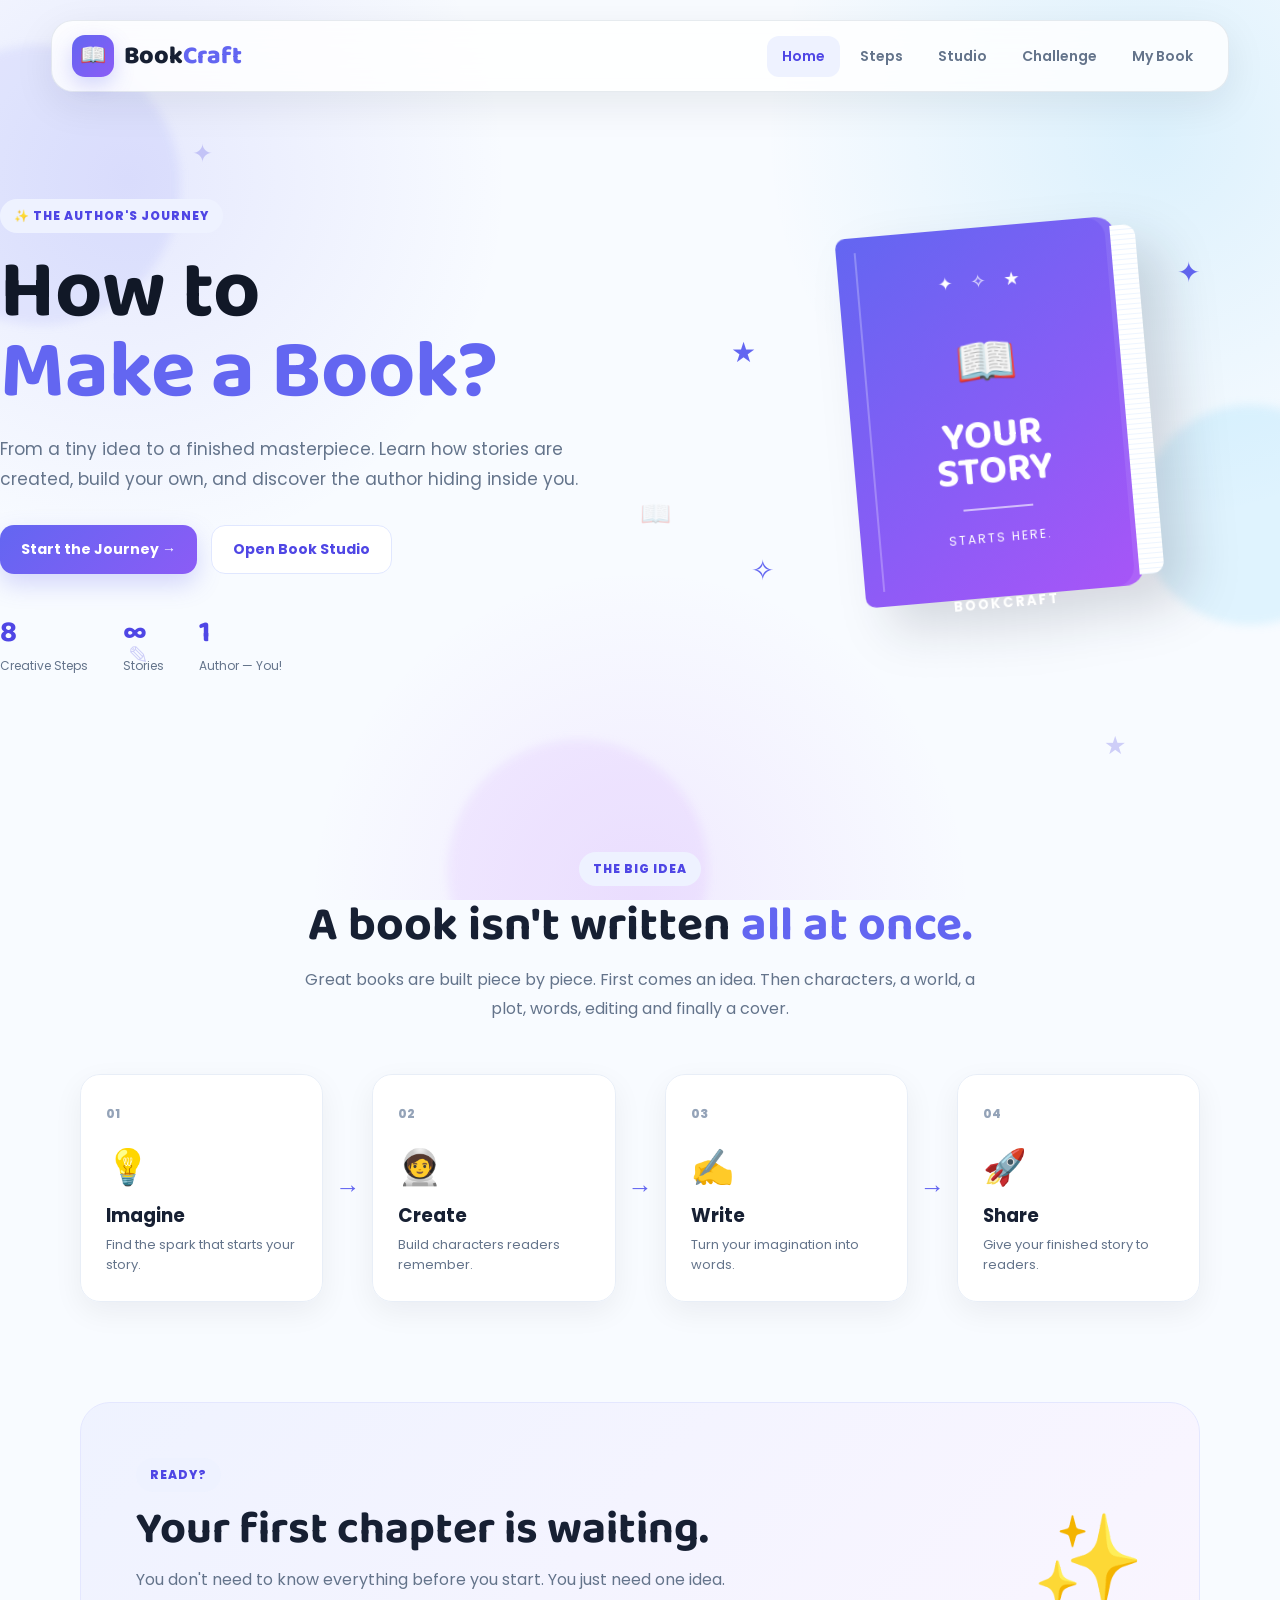
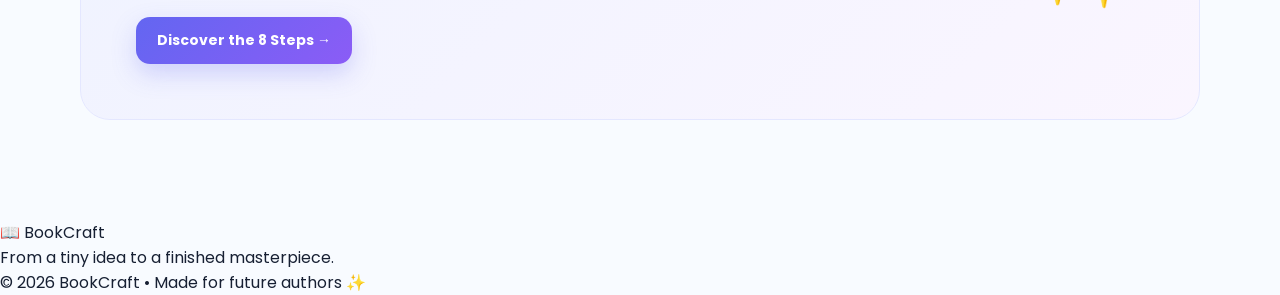
<file: index.html>
<!DOCTYPE html>
<html lang="en">
<head>
<meta charset="UTF-8">
<meta name="viewport" content="width=device-width, initial-scale=1.0">

<title>How to Make a Book? | BookCraft</title>
<meta name="description" content="Learn how to turn a tiny idea into a complete book with BookCraft.">

<link rel="stylesheet" href="style.css">

<link rel="preconnect" href="https://fonts.googleapis.com">
<link rel="preconnect" href="https://fonts.gstatic.com" crossorigin>
<link href="https://fonts.googleapis.com/css2?family=Baloo+2:wght@400;500;600;700;800&family=Poppins:wght@300;400;500;600;700;800&display=swap" rel="stylesheet">
</head>

<body>

<div class="page-bg">
    <div class="orb orb1"></div>
    <div class="orb orb2"></div>
    <div class="orb orb3"></div>
    <span class="floating f1">✦</span>
    <span class="floating f2">✧</span>
    <span class="floating f3">✎</span>
    <span class="floating f4">★</span>
    <span class="floating f5">📖</span>
</div>

<header class="navbar">

<a href="index.html" class="brand">
    <span class="brand-icon">📖</span>
    <span>Book<span>Craft</span></span>
</a>

<nav id="navMenu">
    <a href="index.html" class="active">Home</a>
    <a href="steps.html">Steps</a>
    <a href="studio.html">Studio</a>
    <a href="quiz.html">Challenge</a>
    <a href="book.html">My Book</a>
</nav>

<button class="menu-btn" id="menuBtn">☰</button>

</header>

<main>

<section class="hero home-hero">

<div class="hero-content reveal">

<div class="pill">✨ THE AUTHOR'S JOURNEY</div>

<h1>
    How to
    <span>Make a Book?</span>
</h1>

<p>
    From a tiny idea to a finished masterpiece.
    Learn how stories are created, build your own,
    and discover the author hiding inside you.
</p>

<div class="hero-buttons">
    <a href="steps.html" class="btn btn-primary">
        Start the Journey →
    </a>

    <a href="studio.html" class="btn btn-secondary">
        Open Book Studio
    </a>
</div>

<div class="mini-stats">
    <div>
        <strong>8</strong>
        <span>Creative Steps</span>
    </div>

    <div>
        <strong>∞</strong>
        <span>Stories</span>
    </div>

    <div>
        <strong>1</strong>
        <span>Author — You!</span>
    </div>
</div>

</div>

<div class="hero-visual reveal">

<div class="spark spark-a">✦</div>
<div class="spark spark-b">✧</div>
<div class="spark spark-c">★</div>

<div class="book-hero">

<div class="book-front">

<div class="book-stars">✦　✧　★</div>

<div class="book-symbol">📖</div>

<h2>
YOUR<br>
STORY
</h2>

<div class="book-divider"></div>

<p>STARTS HERE.</p>

<small>BOOKCRAFT</small>

</div>

<div class="book-pages"></div>

</div>

<div class="book-floor"></div>

</div>

</section>


<section class="intro-section section">

<div class="section-heading reveal">

<span class="section-label">THE BIG IDEA</span>

<h2>
    A book isn't written
    <span>all at once.</span>
</h2>

<p>
    Great books are built piece by piece.
    First comes an idea. Then characters, a world,
    a plot, words, editing and finally a cover.
</p>

</div>


<div class="process-preview">

<div class="process-card reveal">
    <span>01</span>
    <b>💡</b>
    <h3>Imagine</h3>
    <p>Find the spark that starts your story.</p>
</div>

<div class="process-line">→</div>

<div class="process-card reveal">
    <span>02</span>
    <b>🧑‍🚀</b>
    <h3>Create</h3>
    <p>Build characters readers remember.</p>
</div>

<div class="process-line">→</div>

<div class="process-card reveal">
    <span>03</span>
    <b>✍️</b>
    <h3>Write</h3>
    <p>Turn your imagination into words.</p>
</div>

<div class="process-line">→</div>

<div class="process-card reveal">
    <span>04</span>
    <b>🚀</b>
    <h3>Share</h3>
    <p>Give your finished story to readers.</p>
</div>

</div>

</section>


<section class="home-cta section reveal">

<div>
    <span class="section-label">READY?</span>

    <h2>
        Your first chapter
        is waiting.
    </h2>

    <p>
        You don't need to know everything before you start.
        You just need one idea.
    </p>

    <a href="steps.html" class="btn btn-primary">
        Discover the 8 Steps →
    </a>
</div>

<div class="cta-icon">✨</div>

</section>

</main>


<footer>

<div class="footer-brand">📖 BookCraft</div>

<p>
    From a tiny idea to a finished masterpiece.
</p>

<span>© 2026 BookCraft • Made for future authors ✨</span>

</footer>

<script src="script.js"></script>

</body>
    </html>
</file>
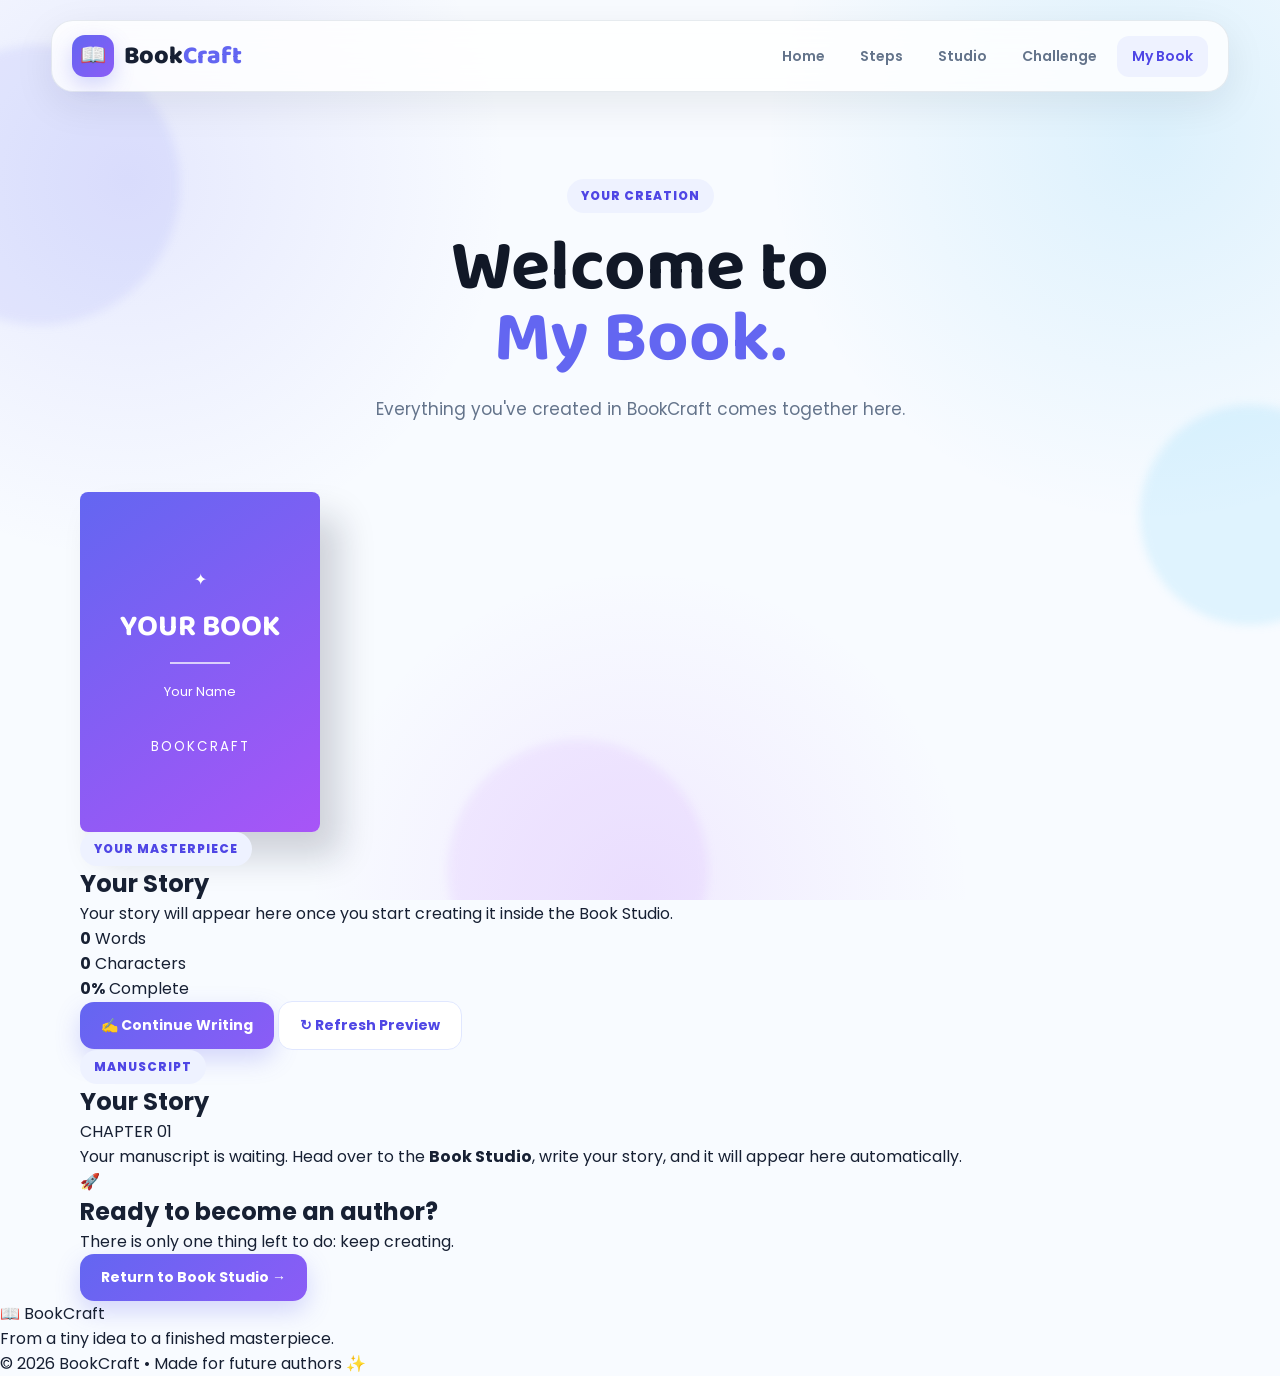
<file: book.html>
<!DOCTYPE html>
<html lang="en">
<head>
<meta charset="UTF-8">
<meta name="viewport" content="width=device-width, initial-scale=1.0">

<title>My Book | BookCraft</title>

<link rel="stylesheet" href="style.css">

<link rel="preconnect" href="https://fonts.googleapis.com">
<link rel="preconnect" href="https://fonts.gstatic.com" crossorigin>
<link href="https://fonts.googleapis.com/css2?family=Baloo+2:wght@400;500;600;700;800&family=Poppins:wght@300;400;500;600;700;800&display=swap" rel="stylesheet">
</head>

<body>

<div class="page-bg">
    <div class="orb orb1"></div>
    <div class="orb orb2"></div>
    <div class="orb orb3"></div>
</div>

<header class="navbar">

<a href="index.html" class="brand">
    <span class="brand-icon">📖</span>
    <span>Book<span>Craft</span></span>
</a>

<nav id="navMenu">
    <a href="index.html">Home</a>
    <a href="steps.html">Steps</a>
    <a href="studio.html">Studio</a>
    <a href="quiz.html">Challenge</a>
    <a href="book.html" class="active">My Book</a>
</nav>

<button class="menu-btn" id="menuBtn">☰</button>

</header>


<main>

<section class="page-hero section">

<div class="reveal">

<span class="section-label">YOUR CREATION</span>

<h1>
    Welcome to
    <span>My Book.</span>
</h1>

<p>
    Everything you've created in BookCraft comes together here.
</p>

</div>

</section>


<section class="my-book-section section">

<div class="book-showcase reveal">

<div class="final-cover generated-cover magic" id="finalCover">

<div>✦</div>

<h2 id="finalTitle">
YOUR BOOK
</h2>

<i></i>

<p id="finalAuthor">
Your Name
</p>

<small>BOOKCRAFT</small>

</div>


<div class="book-details">

<span class="section-label">YOUR MASTERPIECE</span>

<h2 id="bookHeading">
Your Story
</h2>

<p id="bookDescription">
Your story will appear here once you start creating it
inside the Book Studio.
</p>

<div class="book-stats">

<div>
<strong id="finalWords">0</strong>
<span>Words</span>
</div>

<div>
<strong id="finalCharacters">0</strong>
<span>Characters</span>
</div>

<div>
<strong id="finalProgress">0%</strong>
<span>Complete</span>
</div>

</div>

<div class="book-actions">

<a href="studio.html" class="btn btn-primary">
✍️ Continue Writing
</a>

<button class="btn btn-secondary" id="refreshBook">
↻ Refresh Preview
</button>

</div>

</div>

</div>


<div class="story-preview reveal">

<div class="preview-heading">

<div>
<span class="section-label">MANUSCRIPT</span>
<h2>Your Story</h2>
</div>

<span class="chapter-badge">CHAPTER 01</span>

</div>

<div class="manuscript">

<p id="manuscriptText">
Your manuscript is waiting.

Head over to the <strong>Book Studio</strong>,
write your story, and it will appear here automatically.
</p>

</div>

</div>


<div class="book-finish reveal">

<div class="finish-icon">🚀</div>

<h2>Ready to become an author?</h2>

<p>
There is only one thing left to do:
keep creating.
</p>

<a href="studio.html" class="btn btn-primary">
Return to Book Studio →
</a>

</div>

</section>

</main>


<footer>

<div class="footer-brand">📖 BookCraft</div>
<p>From a tiny idea to a finished masterpiece.</p>
<span>© 2026 BookCraft • Made for future authors ✨</span>

</footer>

<script src="script.js"></script>

</body>
    </html>
</file>
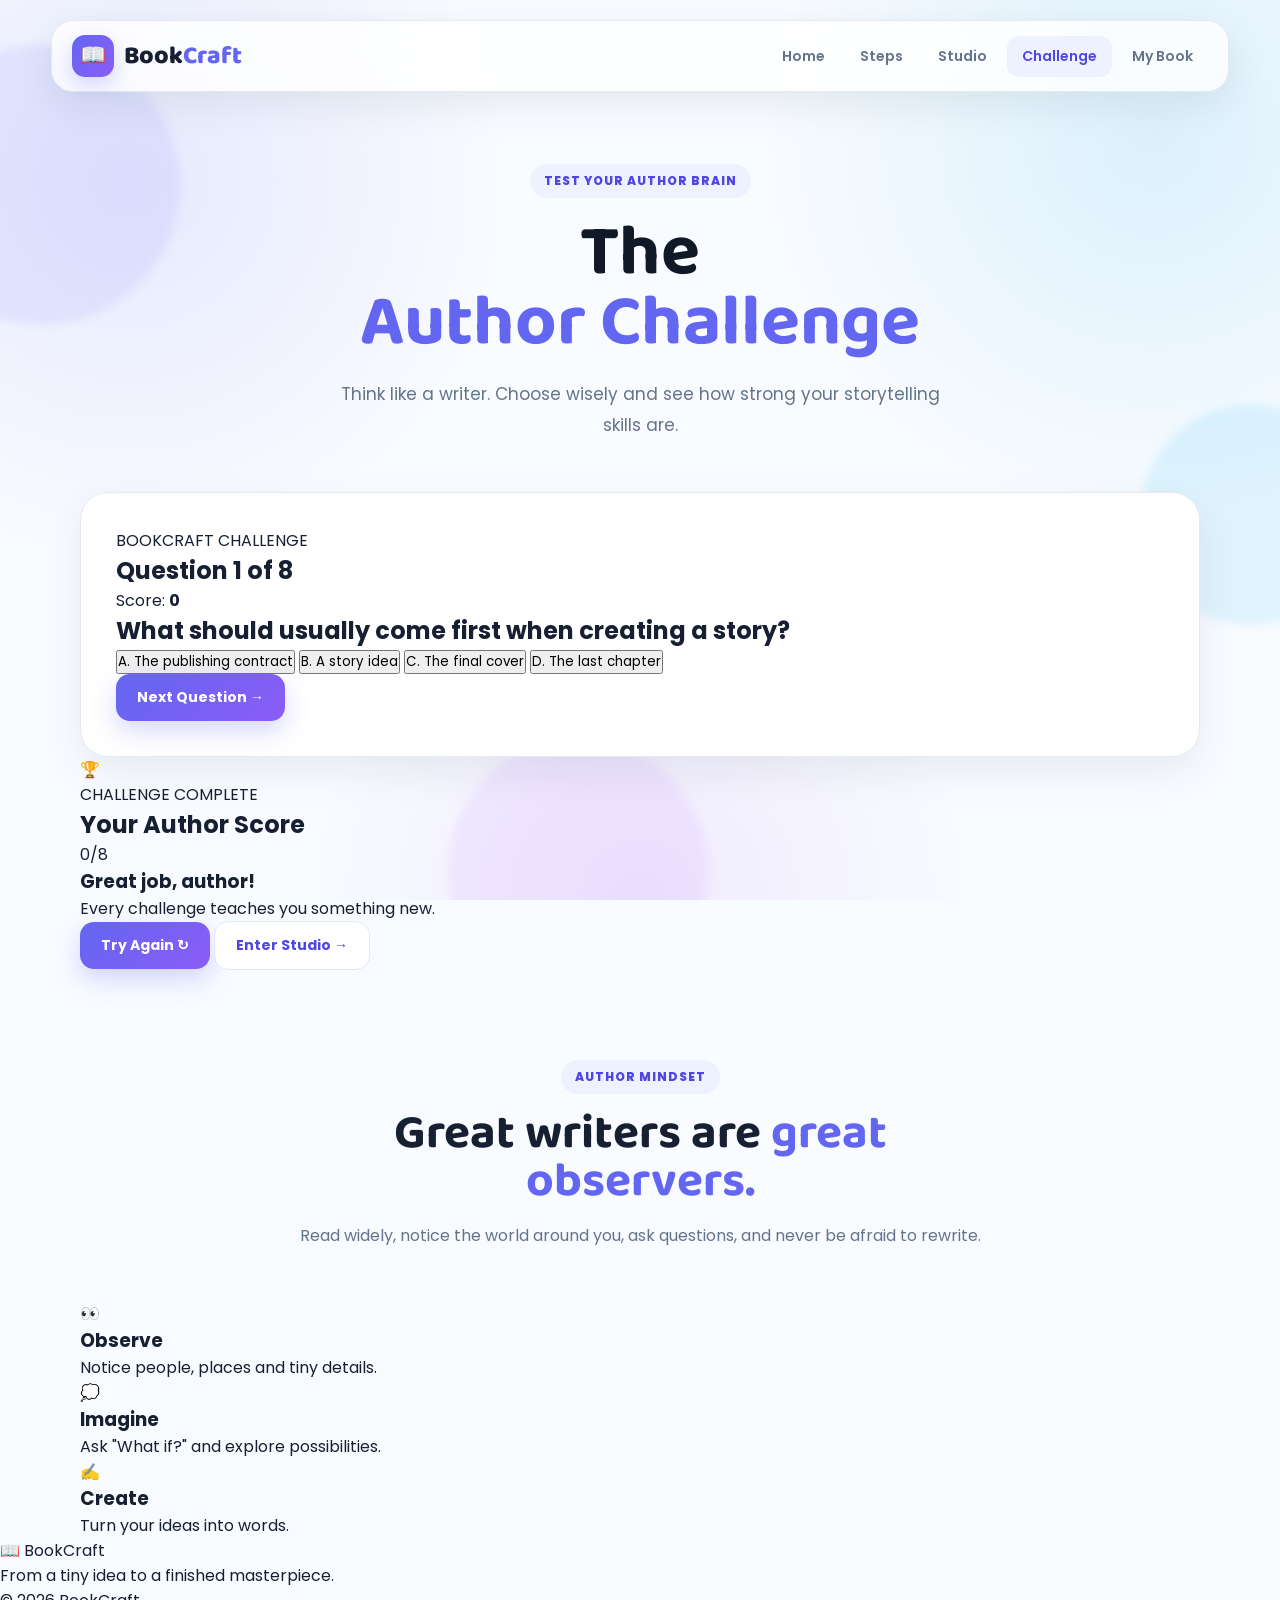
<file: quiz.html>
<!DOCTYPE html>
<html lang="en">
<head>
<meta charset="UTF-8">
<meta name="viewport" content="width=device-width, initial-scale=1.0">

<title>Author Challenge | BookCraft</title>

<link rel="stylesheet" href="style.css">

<link rel="preconnect" href="https://fonts.googleapis.com">
<link rel="preconnect" href="https://fonts.gstatic.com" crossorigin>
<link href="https://fonts.googleapis.com/css2?family=Baloo+2:wght@400;500;600;700;800&family=Poppins:wght@300;400;500;600;700;800&display=swap" rel="stylesheet">
</head>

<body>

<div class="page-bg">
    <div class="orb orb1"></div>
    <div class="orb orb2"></div>
    <div class="orb orb3"></div>
</div>

<header class="navbar">

<a href="index.html" class="brand">
    <span class="brand-icon">📖</span>
    <span>Book<span>Craft</span></span>
</a>

<nav id="navMenu">
    <a href="index.html">Home</a>
    <a href="steps.html">Steps</a>
    <a href="studio.html">Studio</a>
    <a href="quiz.html" class="active">Challenge</a>
    <a href="book.html">My Book</a>
</nav>

<button class="menu-btn" id="menuBtn">☰</button>

</header>


<main>

<section class="page-hero section">

<div class="reveal">

<span class="section-label">TEST YOUR AUTHOR BRAIN</span>

<h1>
    The <span>Author Challenge</span>
</h1>

<p>
    Think like a writer. Choose wisely and see how strong
    your storytelling skills are.
</p>

</div>

</section>


<section class="quiz-wrapper section">

<div class="quiz-card reveal">

<div class="quiz-top">

<div>
<span>BOOKCRAFT CHALLENGE</span>
<h2 id="questionNumber">Question 1 of 8</h2>
</div>

<div class="quiz-score">
Score: <strong id="quizScore">0</strong>
</div>

</div>

<div class="quiz-progress">
<div id="quizProgressBar"></div>
</div>


<div id="quizQuestion">

<h2 id="questionText">
What should usually come first when creating a story?
</h2>

<div class="answers">

<button class="answer-btn" data-answer="0">
A. The publishing contract
</button>

<button class="answer-btn" data-answer="1">
B. A story idea
</button>

<button class="answer-btn" data-answer="2">
C. The final cover
</button>

<button class="answer-btn" data-answer="3">
D. The last chapter
</button>

</div>

</div>


<div class="quiz-feedback" id="quizFeedback"></div>

<button class="btn btn-primary next-question" id="nextQuestion">
Next Question →
</button>

</div>


<div class="quiz-result hidden reveal" id="quizResult">

<div class="trophy">🏆</div>

<span>CHALLENGE COMPLETE</span>

<h2>Your Author Score</h2>

<div class="final-score">
<span id="finalScore">0</span>/8
</div>

<h3 id="resultMessage">Great job, author!</h3>

<p id="resultText">
Every challenge teaches you something new.
</p>

<div class="result-buttons">

<button class="btn btn-primary" id="restartQuiz">
Try Again ↻
</button>

<a href="studio.html" class="btn btn-secondary">
Enter Studio →
</a>

</div>

</div>

</section>


<section class="challenge-tips section reveal">

<div class="section-heading">

<span class="section-label">AUTHOR MINDSET</span>

<h2>
Great writers are
<span>great observers.</span>
</h2>

<p>
Read widely, notice the world around you, ask questions,
and never be afraid to rewrite.
</p>

</div>

<div class="tip-grid">

<div class="mini-tip">
<div>👀</div>
<h3>Observe</h3>
<p>Notice people, places and tiny details.</p>
</div>

<div class="mini-tip">
<div>💭</div>
<h3>Imagine</h3>
<p>Ask "What if?" and explore possibilities.</p>
</div>

<div class="mini-tip">
<div>✍️</div>
<h3>Create</h3>
<p>Turn your ideas into words.</p>
</div>

</div>

</section>

</main>


<footer>

<div class="footer-brand">📖 BookCraft</div>
<p>From a tiny idea to a finished masterpiece.</p>
<span>© 2026 BookCraft</span>

</footer>

<script src="script.js"></script>

</body>
    </html>
</file>
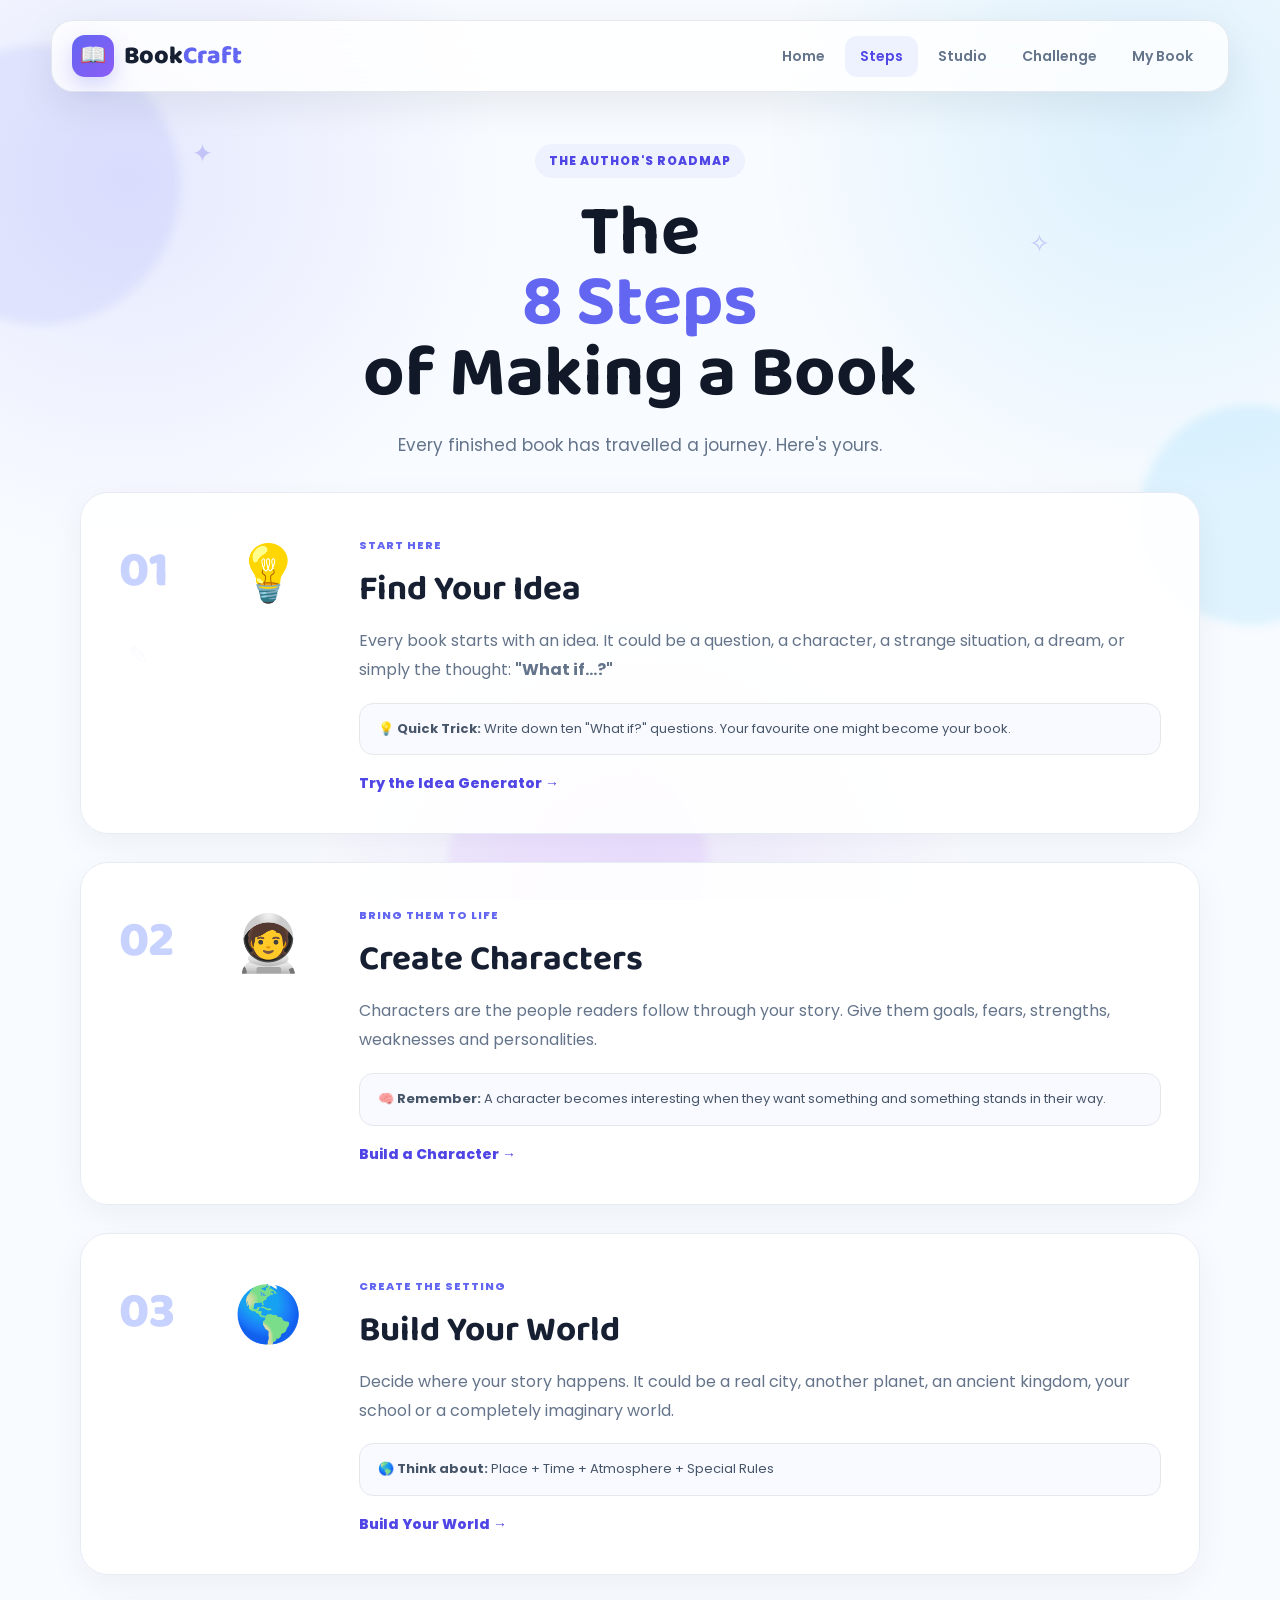
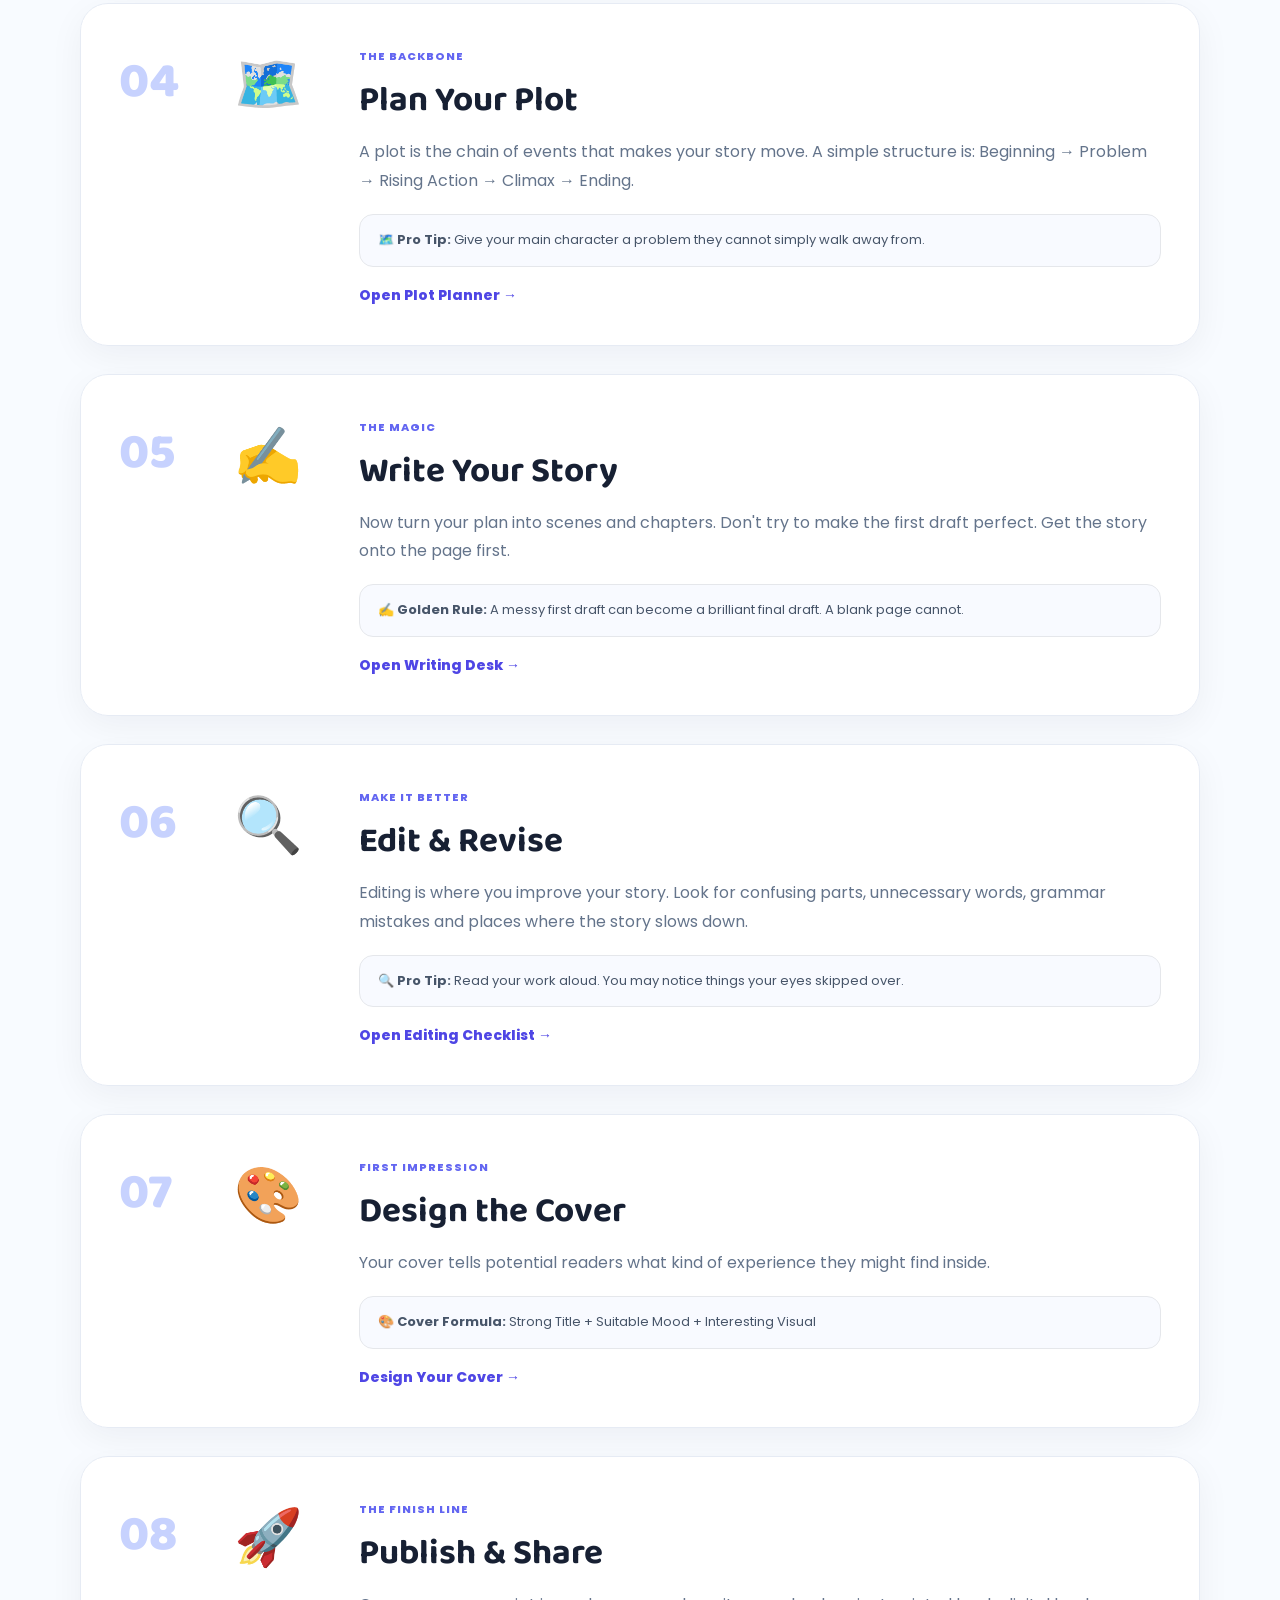
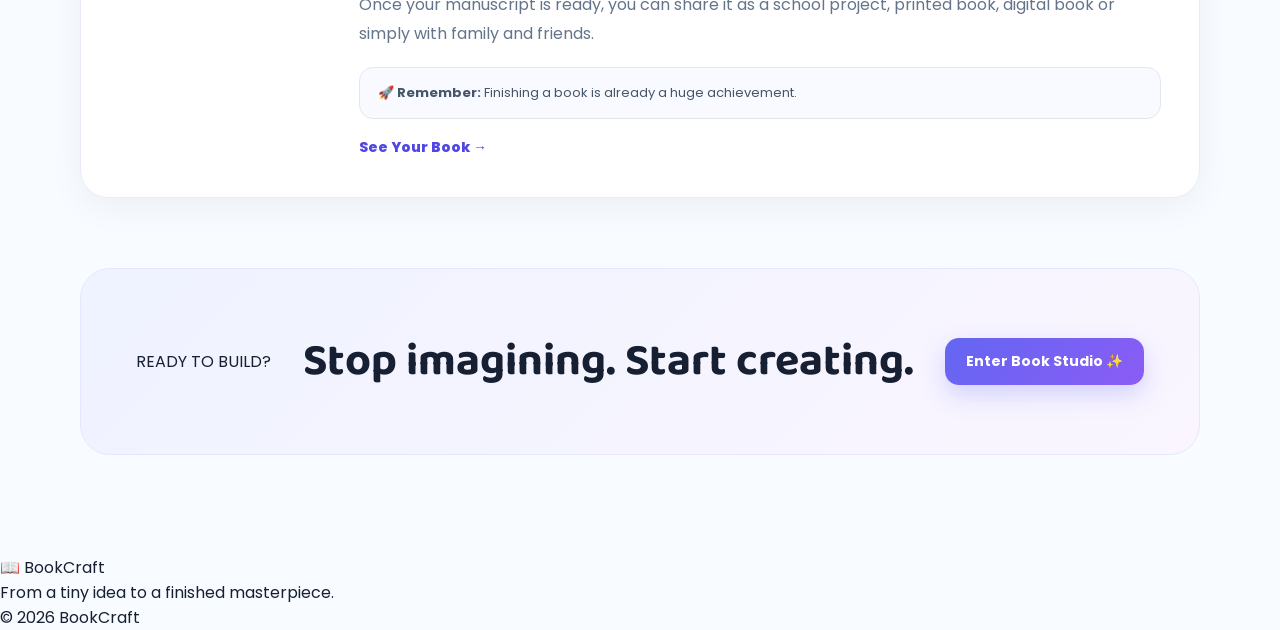
<file: steps.html>
<!DOCTYPE html>
<html lang="en">
<head>
<meta charset="UTF-8">
<meta name="viewport" content="width=device-width, initial-scale=1.0">

<title>8 Steps to Make a Book | BookCraft</title>

<link rel="stylesheet" href="style.css">

<link rel="preconnect" href="https://fonts.googleapis.com">
<link rel="preconnect" href="https://fonts.gstatic.com" crossorigin>
<link href="https://fonts.googleapis.com/css2?family=Baloo+2:wght@400;500;600;700;800&family=Poppins:wght@300;400;500;600;700;800&display=swap" rel="stylesheet">
</head>

<body>

<div class="page-bg">
    <div class="orb orb1"></div>
    <div class="orb orb2"></div>
    <div class="orb orb3"></div>
    <span class="floating f1">✦</span>
    <span class="floating f2">✧</span>
    <span class="floating f3">✎</span>
    <span class="floating f4">★</span>
</div>

<header class="navbar">

<a href="index.html" class="brand">
    <span class="brand-icon">📖</span>
    <span>Book<span>Craft</span></span>
</a>

<nav id="navMenu">
    <a href="index.html">Home</a>
    <a href="steps.html" class="active">Steps</a>
    <a href="studio.html">Studio</a>
    <a href="quiz.html">Challenge</a>
    <a href="book.html">My Book</a>
</nav>

<button class="menu-btn" id="menuBtn">☰</button>

</header>


<main>

<section class="page-hero section">

<div class="reveal">

<span class="section-label">THE AUTHOR'S ROADMAP</span>

<h1>
    The <span>8 Steps</span>
    of Making a Book
</h1>

<p>
    Every finished book has travelled a journey.
    Here's yours.
</p>

</div>

</section>


<section class="steps-list section">


<article class="big-step reveal">

<div class="step-number-big">01</div>
<div class="step-icon-big">💡</div>

<div class="step-content">

<span class="step-label">START HERE</span>

<h2>Find Your Idea</h2>

<p>
Every book starts with an idea. It could be a question,
a character, a strange situation, a dream, or simply
the thought: <strong>"What if...?"</strong>
</p>

<div class="tip-box">
💡 <strong>Quick Trick:</strong>
Write down ten "What if?" questions.
Your favourite one might become your book.
</div>

<a href="studio.html#idea" class="text-btn">
Try the Idea Generator →
</a>

</div>

</article>


<article class="big-step reverse reveal">

<div class="step-number-big">02</div>
<div class="step-icon-big">🧑‍🚀</div>

<div class="step-content">

<span class="step-label">BRING THEM TO LIFE</span>

<h2>Create Characters</h2>

<p>
Characters are the people readers follow through your
story. Give them goals, fears, strengths, weaknesses
and personalities.
</p>

<div class="tip-box">
🧠 <strong>Remember:</strong>
A character becomes interesting when they want something
and something stands in their way.
</div>

<a href="studio.html#character" class="text-btn">
Build a Character →
</a>

</div>

</article>


<article class="big-step reveal">

<div class="step-number-big">03</div>
<div class="step-icon-big">🌎</div>

<div class="step-content">

<span class="step-label">CREATE THE SETTING</span>

<h2>Build Your World</h2>

<p>
Decide where your story happens. It could be a real city,
another planet, an ancient kingdom, your school or a
completely imaginary world.
</p>

<div class="tip-box">
🌎 <strong>Think about:</strong>
Place + Time + Atmosphere + Special Rules
</div>

<a href="studio.html#world" class="text-btn">
Build Your World →
</a>

</div>

</article>


<article class="big-step reverse reveal">

<div class="step-number-big">04</div>
<div class="step-icon-big">🗺️</div>

<div class="step-content">

<span class="step-label">THE BACKBONE</span>

<h2>Plan Your Plot</h2>

<p>
A plot is the chain of events that makes your story move.
A simple structure is:
Beginning → Problem → Rising Action → Climax → Ending.
</p>

<div class="tip-box">
🗺️ <strong>Pro Tip:</strong>
Give your main character a problem they cannot simply
walk away from.
</div>

<a href="studio.html#plot" class="text-btn">
Open Plot Planner →
</a>

</div>

</article>


<article class="big-step reveal">

<div class="step-number-big">05</div>
<div class="step-icon-big">✍️</div>

<div class="step-content">

<span class="step-label">THE MAGIC</span>

<h2>Write Your Story</h2>

<p>
Now turn your plan into scenes and chapters.
Don't try to make the first draft perfect.
Get the story onto the page first.
</p>

<div class="tip-box">
✍️ <strong>Golden Rule:</strong>
A messy first draft can become a brilliant final draft.
A blank page cannot.
</div>

<a href="studio.html#writer" class="text-btn">
Open Writing Desk →
</a>

</div>

</article>


<article class="big-step reverse reveal">

<div class="step-number-big">06</div>
<div class="step-icon-big">🔍</div>

<div class="step-content">

<span class="step-label">MAKE IT BETTER</span>

<h2>Edit & Revise</h2>

<p>
Editing is where you improve your story.
Look for confusing parts, unnecessary words,
grammar mistakes and places where the story slows down.
</p>

<div class="tip-box">
🔍 <strong>Pro Tip:</strong>
Read your work aloud. You may notice things your eyes
skipped over.
</div>

<a href="studio.html#editing" class="text-btn">
Open Editing Checklist →
</a>

</div>

</article>


<article class="big-step reveal">

<div class="step-number-big">07</div>
<div class="step-icon-big">🎨</div>

<div class="step-content">

<span class="step-label">FIRST IMPRESSION</span>

<h2>Design the Cover</h2>

<p>
Your cover tells potential readers what kind of
experience they might find inside.
</p>

<div class="tip-box">
🎨 <strong>Cover Formula:</strong>
Strong Title + Suitable Mood + Interesting Visual
</div>

<a href="studio.html#cover" class="text-btn">
Design Your Cover →
</a>

</div>

</article>


<article class="big-step reverse reveal">

<div class="step-number-big">08</div>
<div class="step-icon-big">🚀</div>

<div class="step-content">

<span class="step-label">THE FINISH LINE</span>

<h2>Publish & Share</h2>

<p>
Once your manuscript is ready, you can share it as a
school project, printed book, digital book or simply
with family and friends.
</p>

<div class="tip-box">
🚀 <strong>Remember:</strong>
Finishing a book is already a huge achievement.
</div>

<a href="book.html" class="text-btn">
See Your Book →
</a>

</div>

</article>

</section>


<section class="page-bottom-cta section reveal">

<span>READY TO BUILD?</span>

<h2>
Stop imagining.
<strong>Start creating.</strong>
</h2>

<a href="studio.html" class="btn btn-primary">
Enter Book Studio ✨
</a>

</section>

</main>


<footer>

<div class="footer-brand">📖 BookCraft</div>

<p>From a tiny idea to a finished masterpiece.</p>

<span>© 2026 BookCraft</span>

</footer>

<script src="script.js"></script>

</body>
    </html>
</file>
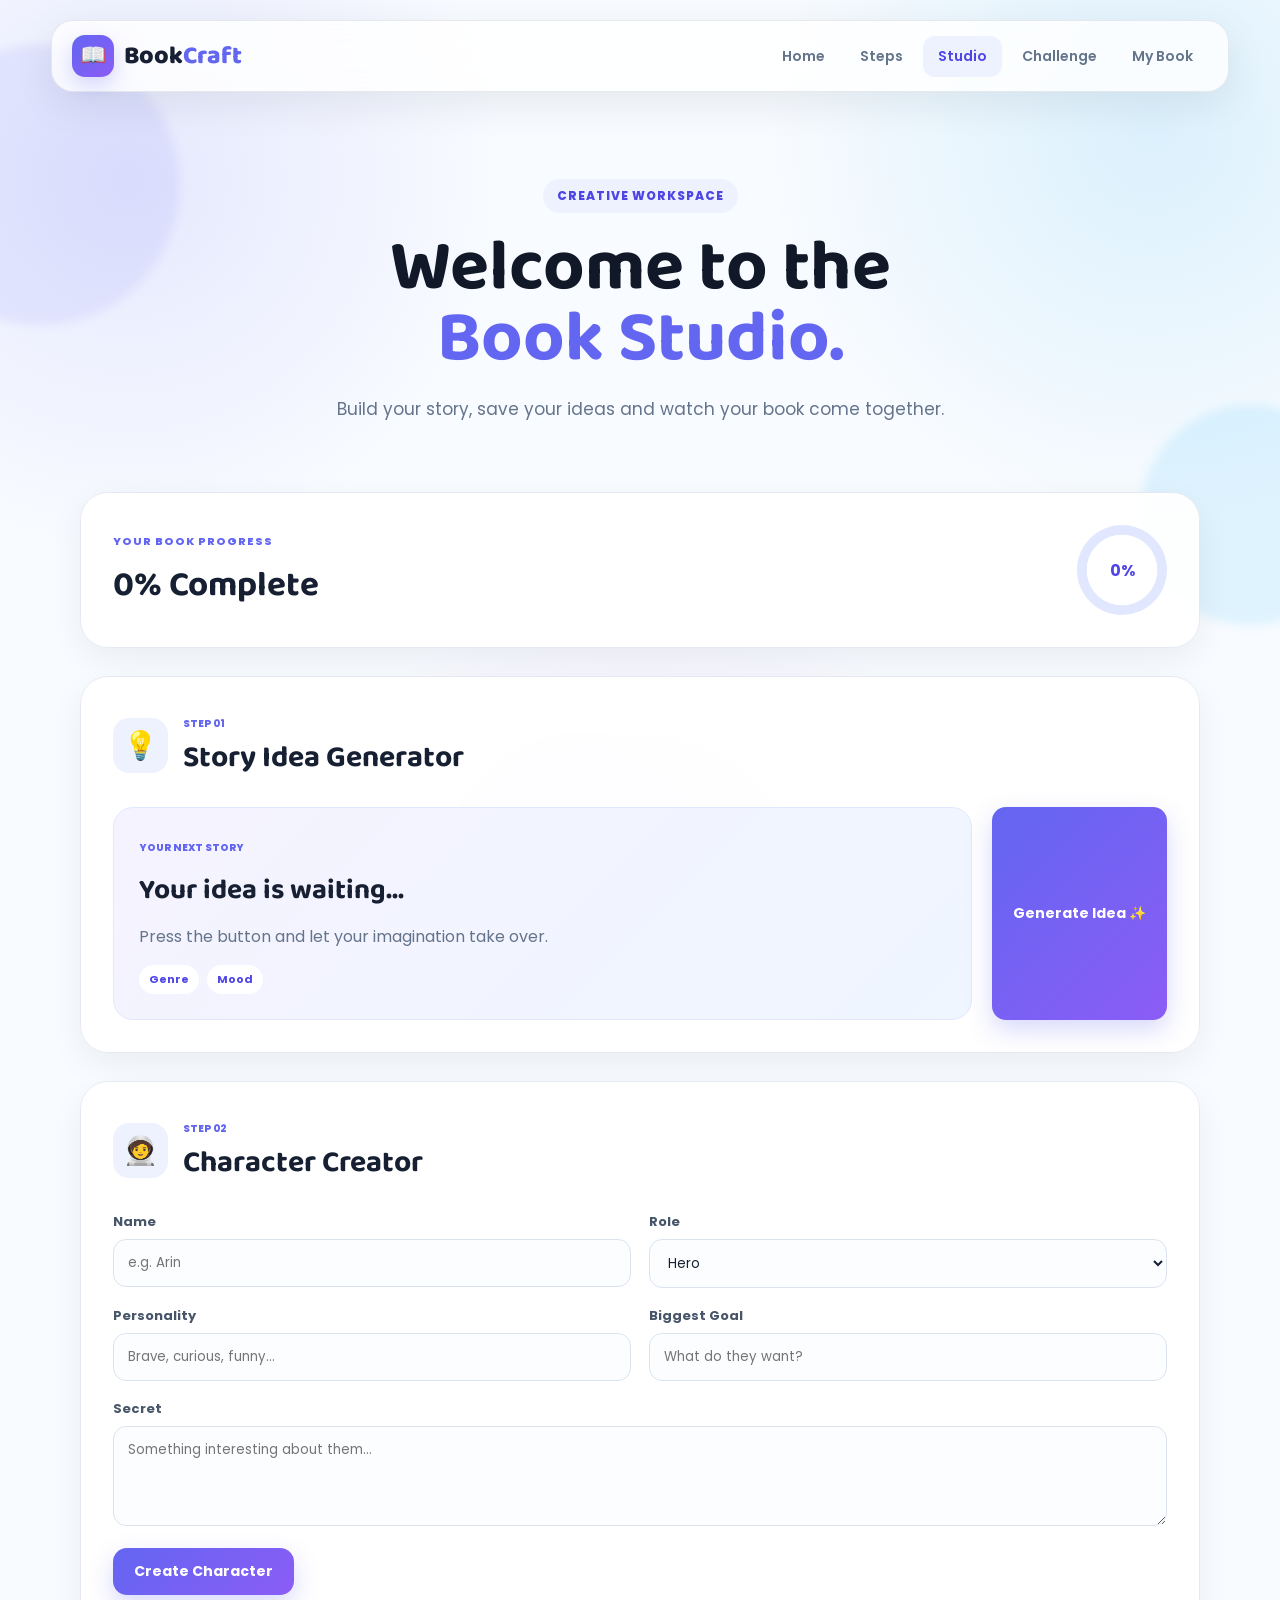
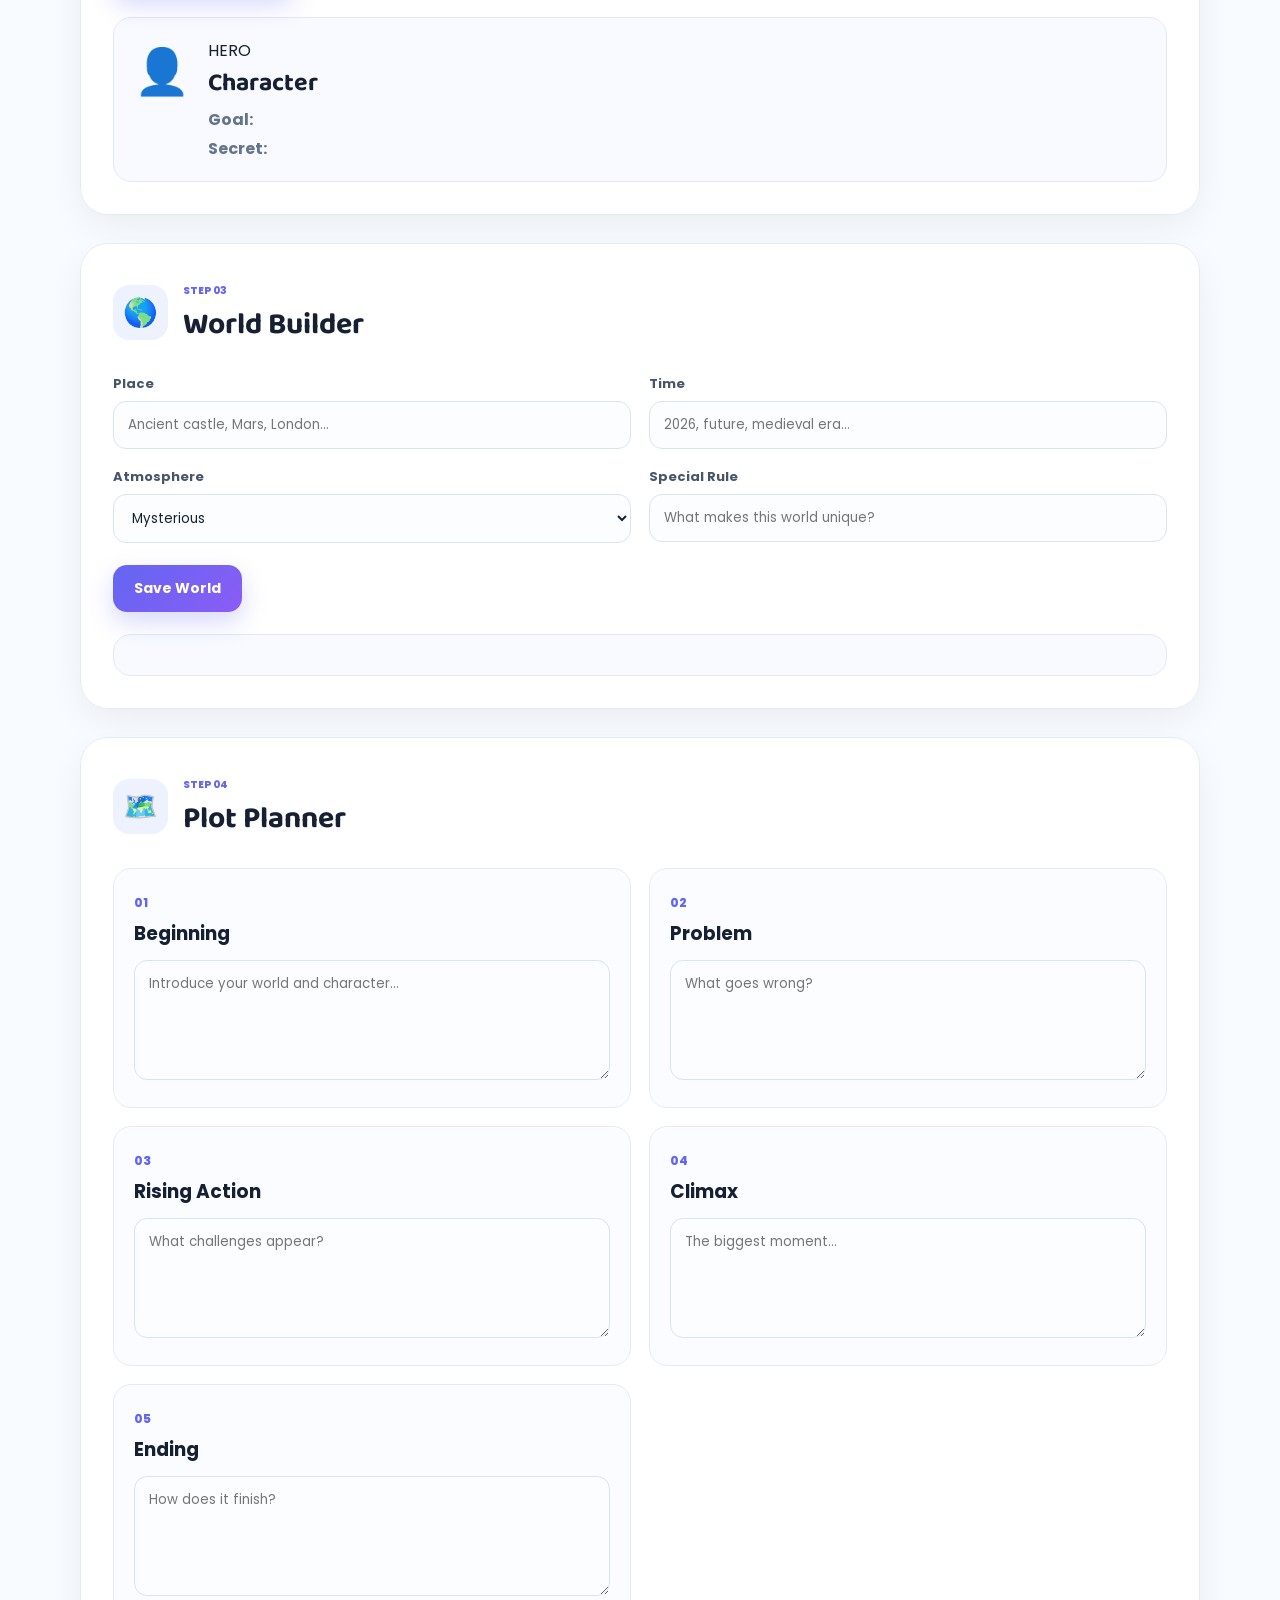
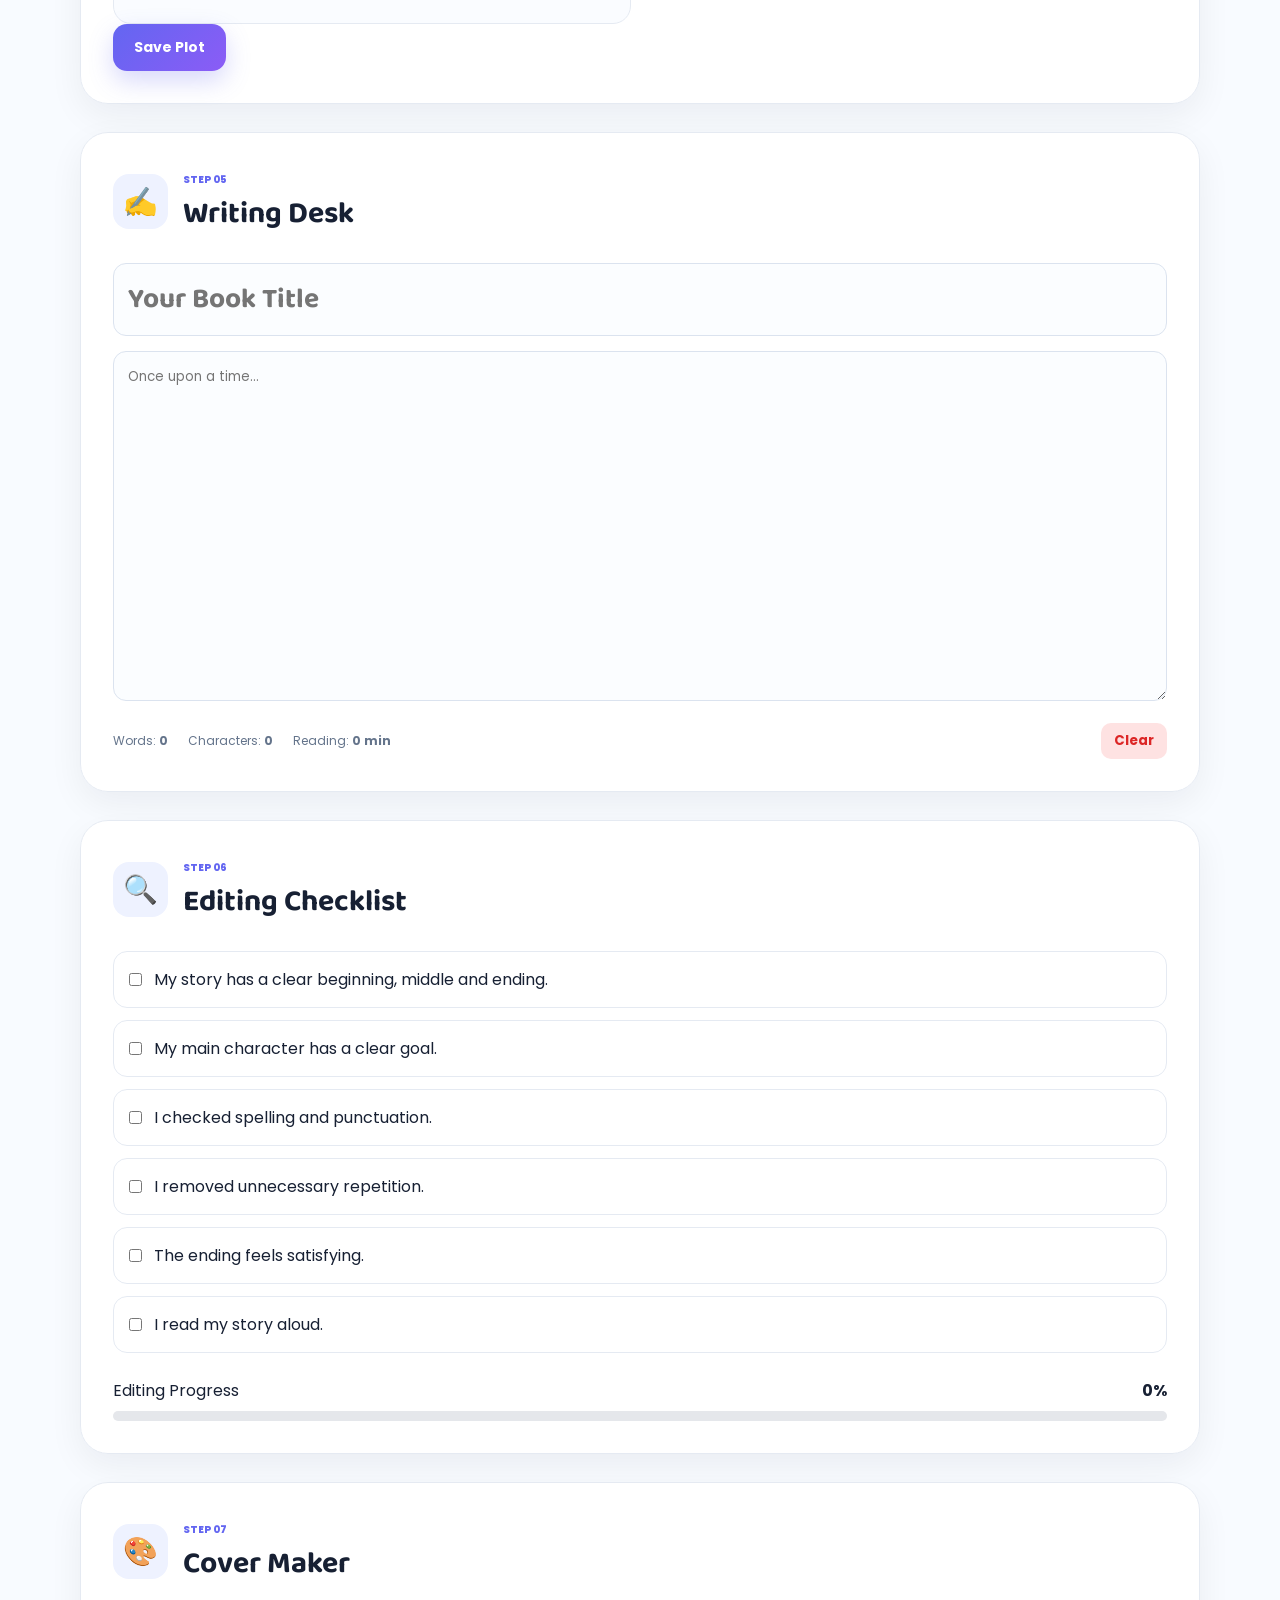
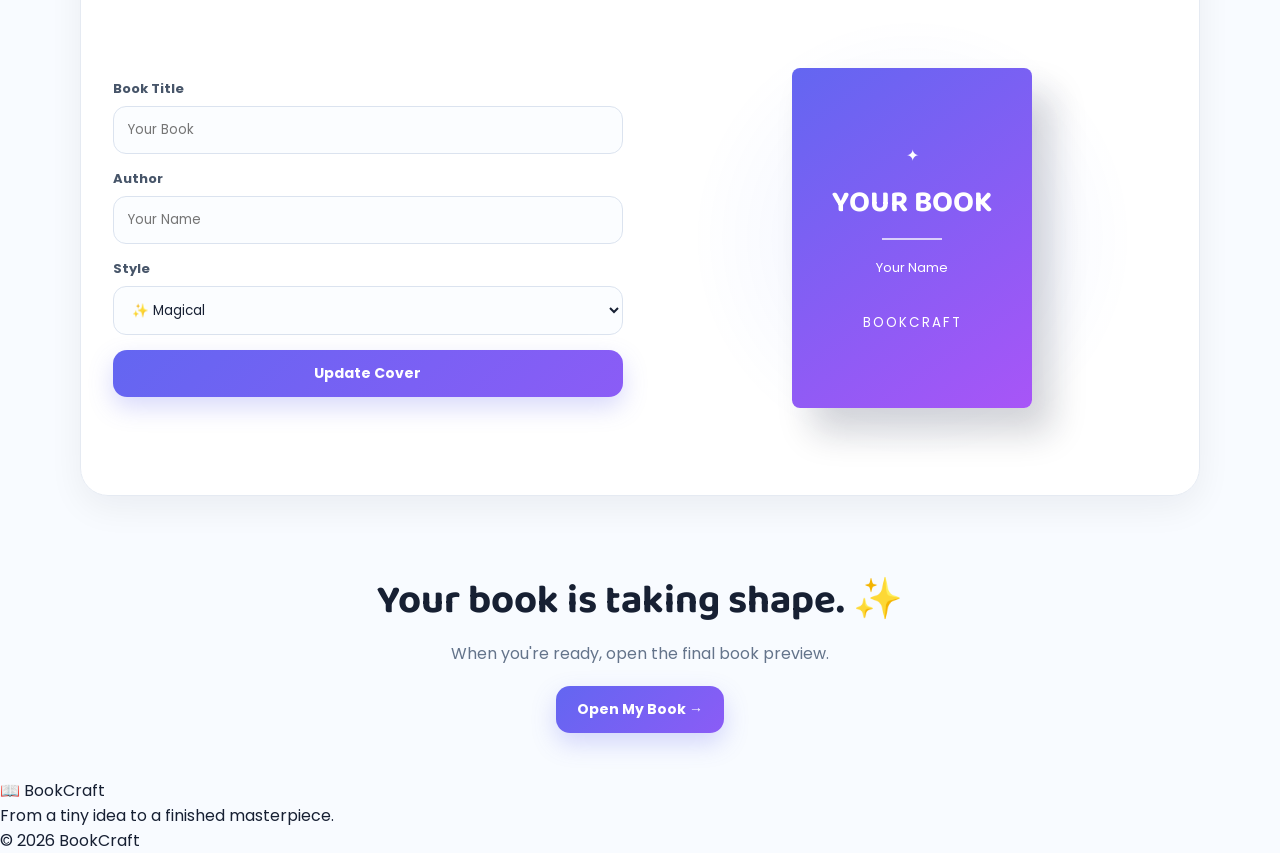
<file: studio.html>
<!DOCTYPE html>
<html lang="en">
<head>
<meta charset="UTF-8">
<meta name="viewport" content="width=device-width, initial-scale=1.0">

<title>Book Studio | BookCraft</title>

<link rel="stylesheet" href="style.css">

<link rel="preconnect" href="https://fonts.googleapis.com">
<link rel="preconnect" href="https://fonts.gstatic.com" crossorigin>
<link href="https://fonts.googleapis.com/css2?family=Baloo+2:wght@400;500;600;700;800&family=Poppins:wght@300;400;500;600;700;800&display=swap" rel="stylesheet">
</head>

<body>

<div class="page-bg">
    <div class="orb orb1"></div>
    <div class="orb orb2"></div>
    <div class="orb orb3"></div>
</div>

<header class="navbar">

<a href="index.html" class="brand">
    <span class="brand-icon">📖</span>
    <span>Book<span>Craft</span></span>
</a>

<nav id="navMenu">
    <a href="index.html">Home</a>
    <a href="steps.html">Steps</a>
    <a href="studio.html" class="active">Studio</a>
    <a href="quiz.html">Challenge</a>
    <a href="book.html">My Book</a>
</nav>

<button class="menu-btn" id="menuBtn">☰</button>

</header>


<main>

<section class="page-hero section">

<div class="reveal">

<span class="section-label">CREATIVE WORKSPACE</span>

<h1>
Welcome to the
<span>Book Studio.</span>
</h1>

<p>
Build your story, save your ideas and watch your book
come together.
</p>

</div>

</section>


<section class="studio-dashboard section">

<div class="progress-card reveal">

<div>
<span>YOUR BOOK PROGRESS</span>
<h2 id="progressText">0% Complete</h2>
</div>

<div class="progress-circle">
<strong id="progressNumber">0%</strong>
</div>

</div>


<!-- IDEA -->

<div class="studio-card reveal" id="idea">

<div class="studio-card-header">

<div class="studio-icon">💡</div>

<div>
<span>STEP 01</span>
<h2>Story Idea Generator</h2>
</div>

</div>

<div class="idea-machine">

<div class="idea-display">

<small>YOUR NEXT STORY</small>

<h3 id="ideaTitle">
Your idea is waiting...
</h3>

<p id="ideaText">
Press the button and let your imagination take over.
</p>

<div class="idea-tags">
<span id="ideaGenre">Genre</span>
<span id="ideaMood">Mood</span>
</div>

</div>

<button class="btn btn-primary" id="generateIdea">
Generate Idea ✨
</button>

</div>

</div>


<!-- CHARACTER -->

<div class="studio-card reveal" id="character">

<div class="studio-card-header">

<div class="studio-icon">🧑‍🚀</div>

<div>
<span>STEP 02</span>
<h2>Character Creator</h2>
</div>

</div>

<div class="form-grid">

<div class="field">
<label>Name</label>
<input id="charName" placeholder="e.g. Arin">
</div>

<div class="field">
<label>Role</label>
<select id="charRole">
<option>Hero</option>
<option>Villain</option>
<option>Best Friend</option>
<option>Mentor</option>
<option>Mysterious Stranger</option>
<option>Comic Relief</option>
</select>
</div>

<div class="field">
<label>Personality</label>
<input id="charPersonality" placeholder="Brave, curious, funny...">
</div>

<div class="field">
<label>Biggest Goal</label>
<input id="charGoal" placeholder="What do they want?">
</div>

<div class="field full">
<label>Secret</label>
<textarea id="charSecret" placeholder="Something interesting about them..."></textarea>
</div>

</div>

<button class="btn btn-primary" id="saveCharacter">
Create Character
</button>

<div id="characterResult" class="result-card hidden">

<div class="result-avatar">👤</div>

<div>
<span id="createdRole">HERO</span>
<h3 id="createdName">Character</h3>
<p id="createdPersonality"></p>
<p><strong>Goal:</strong> <span id="createdGoal"></span></p>
<p><strong>Secret:</strong> <span id="createdSecret"></span></p>
</div>

</div>

</div>


<!-- WORLD -->

<div class="studio-card reveal" id="world">

<div class="studio-card-header">

<div class="studio-icon">🌎</div>

<div>
<span>STEP 03</span>
<h2>World Builder</h2>
</div>

</div>

<div class="form-grid">

<div class="field">
<label>Place</label>
<input id="worldPlace" placeholder="Ancient castle, Mars, London...">
</div>

<div class="field">
<label>Time</label>
<input id="worldTime" placeholder="2026, future, medieval era...">
</div>

<div class="field">
<label>Atmosphere</label>
<select id="worldMood">
<option>Mysterious</option>
<option>Magical</option>
<option>Peaceful</option>
<option>Dark</option>
<option>Funny</option>
<option>Dangerous</option>
<option>Futuristic</option>
</select>
</div>

<div class="field">
<label>Special Rule</label>
<input id="worldRule" placeholder="What makes this world unique?">
</div>

</div>

<button class="btn btn-primary" id="saveWorld">
Save World
</button>

<div id="worldResult" class="result-card hidden"></div>

</div>


<!-- PLOT -->

<div class="studio-card reveal" id="plot">

<div class="studio-card-header">

<div class="studio-icon">🗺️</div>

<div>
<span>STEP 04</span>
<h2>Plot Planner</h2>
</div>

</div>

<div class="plot-grid">

<div class="plot-item">
<span>01</span>
<h3>Beginning</h3>
<textarea id="plotBeginning" placeholder="Introduce your world and character..."></textarea>
</div>

<div class="plot-item">
<span>02</span>
<h3>Problem</h3>
<textarea id="plotProblem" placeholder="What goes wrong?"></textarea>
</div>

<div class="plot-item">
<span>03</span>
<h3>Rising Action</h3>
<textarea id="plotRising" placeholder="What challenges appear?"></textarea>
</div>

<div class="plot-item">
<span>04</span>
<h3>Climax</h3>
<textarea id="plotClimax" placeholder="The biggest moment..."></textarea>
</div>

<div class="plot-item">
<span>05</span>
<h3>Ending</h3>
<textarea id="plotEnding" placeholder="How does it finish?"></textarea>
</div>

</div>

<button class="btn btn-primary" id="savePlot">
Save Plot
</button>

</div>


<!-- WRITER -->

<div class="studio-card reveal" id="writer">

<div class="studio-card-header">

<div class="studio-icon">✍️</div>

<div>
<span>STEP 05</span>
<h2>Writing Desk</h2>
</div>

</div>

<input class="title-input" id="bookTitle" placeholder="Your Book Title">

<textarea class="writing-area" id="writingArea" placeholder="Once upon a time..."></textarea>

<div class="writing-toolbar">

<div>
<span>Words: <strong id="wordCount">0</strong></span>
<span>Characters: <strong id="characterCount">0</strong></span>
<span>Reading: <strong id="readingTime">0 min</strong></span>
</div>

<button class="small-btn" id="clearWriting">Clear</button>

</div>

</div>


<!-- EDITING -->

<div class="studio-card reveal" id="editing">

<div class="studio-card-header">

<div class="studio-icon">🔍</div>

<div>
<span>STEP 06</span>
<h2>Editing Checklist</h2>
</div>

</div>

<div class="checklist">

<label>
<input type="checkbox" class="edit-check">
<span>My story has a clear beginning, middle and ending.</span>
</label>

<label>
<input type="checkbox" class="edit-check">
<span>My main character has a clear goal.</span>
</label>

<label>
<input type="checkbox" class="edit-check">
<span>I checked spelling and punctuation.</span>
</label>

<label>
<input type="checkbox" class="edit-check">
<span>I removed unnecessary repetition.</span>
</label>

<label>
<input type="checkbox" class="edit-check">
<span>The ending feels satisfying.</span>
</label>

<label>
<input type="checkbox" class="edit-check">
<span>I read my story aloud.</span>
</label>

</div>

<div class="edit-progress">

<div>
<span>Editing Progress</span>
<strong id="editPercentage">0%</strong>
</div>

<div class="progress-track">
<div id="editProgress"></div>
</div>

</div>

</div>


<!-- COVER -->

<div class="studio-card reveal" id="cover">

<div class="studio-card-header">

<div class="studio-icon">🎨</div>

<div>
<span>STEP 07</span>
<h2>Cover Maker</h2>
</div>

</div>

<div class="cover-maker">

<div class="cover-controls">

<div class="field">
<label>Book Title</label>
<input id="coverTitle" placeholder="Your Book">
</div>

<div class="field">
<label>Author</label>
<input id="coverAuthor" placeholder="Your Name">
</div>

<div class="field">
<label>Style</label>

<select id="coverStyle">
<option value="magic">✨ Magical</option>
<option value="space">🚀 Space</option>
<option value="mystery">🔮 Mystery</option>
<option value="adventure">🗺️ Adventure</option>
</select>

</div>

<button class="btn btn-primary" id="updateCover">
Update Cover
</button>

</div>

<div class="cover-stage">

<div id="coverPreview" class="generated-cover magic">

<div>✦</div>

<h2 id="previewTitle">YOUR BOOK</h2>

<i></i>

<p id="previewAuthor">Your Name</p>

<small>BOOKCRAFT</small>

</div>

</div>

</div>

</div>


<div class="studio-final reveal">

<h2>Your book is taking shape. ✨</h2>

<p>
When you're ready, open the final book preview.
</p>

<a href="book.html" class="btn btn-primary">
Open My Book →
</a>

</div>

</section>

</main>


<footer>

<div class="footer-brand">📖 BookCraft</div>
<p>From a tiny idea to a finished masterpiece.</p>
<span>© 2026 BookCraft</span>

</footer>

<script src="script.js"></script>

</body>
    </html>
</file>
<file: style.css>
/* =========================================
   BOOKCRAFT — FINAL LIGHT THEME
   ========================================= */

* {
    margin: 0;
    padding: 0;
    box-sizing: border-box;
}

html {
    scroll-behavior: smooth;
}

body {
    font-family: "Poppins", sans-serif;
    color: #172033;
    background: #f8fbff;
    min-height: 100vh;
    overflow-x: hidden;
}

a {
    text-decoration: none;
    color: inherit;
}

button,
input,
textarea,
select {
    font-family: inherit;
}

/* =========================================
   BACKGROUND
   ========================================= */

.page-bg {
    position: fixed;
    inset: 0;
    z-index: -10;
    overflow: hidden;
    background:
        radial-gradient(circle at 10% 20%, rgba(99, 102, 241, 0.12), transparent 28%),
        radial-gradient(circle at 90% 15%, rgba(14, 165, 233, 0.12), transparent 28%),
        radial-gradient(circle at 50% 100%, rgba(168, 85, 247, 0.10), transparent 30%),
        #f8fbff;
}

.orb {
    position: absolute;
    border-radius: 50%;
    filter: blur(5px);
    animation: floatOrb 8s ease-in-out infinite;
}

.orb1 {
    width: 280px;
    height: 280px;
    background: rgba(129, 140, 248, 0.13);
    top: 5%;
    left: -100px;
}

.orb2 {
    width: 220px;
    height: 220px;
    background: rgba(56, 189, 248, 0.13);
    top: 45%;
    right: -80px;
    animation-delay: 2s;
}

.orb3 {
    width: 260px;
    height: 260px;
    background: rgba(192, 132, 252, 0.12);
    bottom: -100px;
    left: 35%;
    animation-delay: 4s;
}

@keyframes floatOrb {
    0%, 100% {
        transform: translate(0, 0);
    }

    50% {
        transform: translate(20px, -25px);
    }
}

.floating {
    position: absolute;
    color: rgba(79, 70, 229, 0.25);
    font-size: 25px;
    animation: floating 5s ease-in-out infinite;
}

.f1 {
    top: 15%;
    left: 15%;
}

.f2 {
    top: 25%;
    right: 18%;
    animation-delay: 1s;
}

.f3 {
    bottom: 25%;
    left: 10%;
    animation-delay: 2s;
}

.f4 {
    bottom: 15%;
    right: 12%;
    animation-delay: 3s;
}

.f5 {
    top: 55%;
    left: 50%;
    animation-delay: 4s;
}

@keyframes floating {
    0%, 100% {
        transform: translateY(0) rotate(0deg);
    }

    50% {
        transform: translateY(-18px) rotate(12deg);
    }
}

/* =========================================
   NAVBAR
   ========================================= */

.navbar {
    width: min(1180px, 92%);
    margin: 20px auto;
    padding: 14px 20px;

    display: flex;
    align-items: center;
    justify-content: space-between;

    background: rgba(255, 255, 255, 0.82);
    backdrop-filter: blur(18px);
    -webkit-backdrop-filter: blur(18px);

    border: 1px solid rgba(148, 163, 184, 0.22);
    border-radius: 22px;

    box-shadow: 0 12px 40px rgba(15, 23, 42, 0.08);

    position: sticky;
    top: 15px;
    z-index: 1000;
}

.brand {
    display: flex;
    align-items: center;
    gap: 10px;

    font-family: "Baloo 2", sans-serif;
    font-size: 25px;
    font-weight: 800;
}

.brand > span:last-child > span {
    color: #6366f1;
}

.brand-icon {
    width: 42px;
    height: 42px;

    display: grid;
    place-items: center;

    background: linear-gradient(135deg, #6366f1, #8b5cf6);
    border-radius: 13px;

    font-size: 21px;
    box-shadow: 0 8px 20px rgba(99, 102, 241, 0.25);
}

.navbar nav {
    display: flex;
    gap: 5px;
}

.navbar nav a {
    padding: 10px 15px;
    border-radius: 12px;

    font-size: 14px;
    font-weight: 600;

    color: #64748b;
    transition: 0.25s ease;
}

.navbar nav a:hover,
.navbar nav a.active {
    color: #4f46e5;
    background: #eef2ff;
}

.menu-btn {
    display: none;

    border: 0;
    background: #eef2ff;
    color: #4f46e5;

    padding: 9px 12px;
    border-radius: 10px;

    font-size: 20px;
    cursor: pointer;
}

/* =========================================
   GENERAL
   ========================================= */

.section {
    width: min(1120px, 92%);
    margin: auto;
}

.hero {
    min-height: 650px;

    display: grid;
    grid-template-columns: 1.05fr 0.95fr;
    align-items: center;
    gap: 60px;
}

.hero-content {
    max-width: 620px;
}

.pill,
.section-label {
    display: inline-block;

    color: #4f46e5;
    background: #eef2ff;

    padding: 8px 14px;
    border-radius: 999px;

    font-size: 12px;
    font-weight: 800;
    letter-spacing: 1px;
}

.hero h1,
.page-hero h1 {
    font-family: "Baloo 2", sans-serif;
    font-size: clamp(48px, 7vw, 82px);
    line-height: 0.98;

    margin: 20px 0;
    color: #111827;
}

.hero h1 span,
.page-hero h1 span {
    display: block;
    color: #6366f1;
}

.hero p,
.page-hero p {
    color: #64748b;
    font-size: 17px;
    line-height: 1.8;
    max-width: 620px;
}

.hero-buttons {
    display: flex;
    gap: 14px;
    flex-wrap: wrap;
    margin-top: 30px;
}

/* =========================================
   BUTTONS
   ========================================= */

.btn {
    display: inline-flex;
    align-items: center;
    justify-content: center;

    padding: 13px 21px;
    border-radius: 14px;

    border: none;
    cursor: pointer;

    font-size: 14px;
    font-weight: 700;

    transition:
        transform 0.25s ease,
        box-shadow 0.25s ease;
}

.btn:hover {
    transform: translateY(-3px);
}

.btn-primary {
    color: white;
    background: linear-gradient(135deg, #6366f1, #8b5cf6);

    box-shadow:
        0 10px 25px rgba(99, 102, 241, 0.25);
}

.btn-primary:hover {
    box-shadow:
        0 15px 32px rgba(99, 102, 241, 0.32);
}

.btn-secondary {
    color: #4f46e5;
    background: white;
    border: 1px solid #e0e7ff;
}

/* =========================================
   HERO BOOK
   ========================================= */

.hero-visual {
    min-height: 470px;
    display: grid;
    place-items: center;
    position: relative;
}

.book-hero {
    position: relative;
    width: 280px;
    height: 370px;

    transform: rotate(-5deg);

    filter: drop-shadow(25px 25px 25px rgba(15, 23, 42, 0.15));

    animation: bookFloat 5s ease-in-out infinite;
}

@keyframes bookFloat {
    0%, 100% {
        transform: rotate(-5deg) translateY(0);
    }

    50% {
        transform: rotate(-3deg) translateY(-16px);
    }
}

.book-front {
    position: absolute;
    inset: 0;

    border-radius: 10px 20px 20px 10px;

    background:
        linear-gradient(145deg, #6366f1, #8b5cf6 60%, #a855f7);

    color: white;

    padding: 40px 25px;

    text-align: center;

    box-shadow:
        inset -10px 0 0 rgba(255, 255, 255, 0.08);
}

.book-front::before {
    content: "";
    position: absolute;
    left: 18px;
    top: 15px;
    bottom: 15px;
    width: 2px;
    background: rgba(255,255,255,0.25);
}

.book-stars {
    font-size: 18px;
}

.book-symbol {
    font-size: 50px;
    margin-top: 30px;
}

.book-front h2 {
    font-family: "Baloo 2";
    font-size: 40px;
    line-height: 0.9;
    margin: 18px 0;
}

.book-divider {
    width: 70px;
    height: 2px;
    margin: auto;
    background: rgba(255,255,255,0.6);
}

.book-front p {
    color: white;
    font-size: 12px;
    margin-top: 18px;
    letter-spacing: 2px;
}

.book-front small {
    display: block;
    margin-top: 45px;
    font-weight: 700;
    letter-spacing: 2px;
}

.book-pages {
    position: absolute;
    width: 25px;
    height: 350px;
    right: -20px;
    top: 10px;

    background: repeating-linear-gradient(
        to bottom,
        #ffffff 0,
        #ffffff 4px,
        #dbeafe 5px
    );

    border-radius: 0 12px 12px 0;
}

.spark {
    position: absolute;
    color: #6366f1;
    font-size: 28px;
    animation: sparkle 2s infinite;
}

.spark-a {
    top: 50px;
    right: 80px;
}

.spark-b {
    bottom: 80px;
    left: 50px;
    animation-delay: .6s;
}

.spark-c {
    top: 130px;
    left: 30px;
    animation-delay: 1s;
}

@keyframes sparkle {
    50% {
        transform: scale(1.4) rotate(20deg);
        opacity: .5;
    }
}

/* =========================================
   STATS
   ========================================= */

.mini-stats {
    display: flex;
    gap: 35px;
    margin-top: 35px;
}

.mini-stats div {
    display: flex;
    flex-direction: column;
}

.mini-stats strong {
    font-family: "Baloo 2";
    color: #4f46e5;
    font-size: 30px;
}

.mini-stats span {
    font-size: 12px;
    color: #64748b;
}

/* =========================================
   SECTION HEADINGS
   ========================================= */

.section-heading {
    text-align: center;
    max-width: 700px;
    margin: 90px auto 50px;
}

.section-heading h2 {
    font-family: "Baloo 2";
    font-size: 48px;
    line-height: 1;
    margin: 16px 0;
}

.section-heading h2 span {
    color: #6366f1;
}

.section-heading p {
    color: #64748b;
    line-height: 1.8;
}

/* =========================================
   PROCESS
   ========================================= */

.process-preview {
    display: grid;
    grid-template-columns: 1fr auto 1fr auto 1fr auto 1fr;
    align-items: center;
    gap: 12px;
    margin-bottom: 100px;
}

.process-card {
    background: rgba(255,255,255,.9);
    border: 1px solid #e8eef7;
    border-radius: 20px;
    padding: 25px;

    box-shadow: 0 10px 30px rgba(15,23,42,.06);

    transition: .3s ease;
}

.process-card:hover {
    transform: translateY(-8px);
    box-shadow: 0 18px 35px rgba(15,23,42,.1);
}

.process-card > span {
    color: #94a3b8;
    font-size: 12px;
    font-weight: 800;
}

.process-card b {
    display: block;
    font-size: 35px;
    margin: 15px 0 8px;
}

.process-card h3 {
    margin-bottom: 5px;
}

.process-card p {
    color: #64748b;
    font-size: 13px;
    line-height: 1.6;
}

.process-line {
    color: #6366f1;
    font-size: 25px;
}

/* =========================================
   CTA
   ========================================= */

.home-cta,
.page-bottom-cta {
    margin-top: 70px;
    margin-bottom: 100px;

    padding: 55px;

    border-radius: 30px;

    background:
        linear-gradient(
            135deg,
            rgba(238,242,255,.95),
            rgba(250,245,255,.95)
        );

    border: 1px solid #e4e7ff;

    display: flex;
    align-items: center;
    justify-content: space-between;
    gap: 30px;
}

.home-cta h2,
.page-bottom-cta h2 {
    font-family: "Baloo 2";
    font-size: 45px;
    line-height: 1;
    margin: 15px 0;
}

.home-cta p {
    color: #64748b;
    margin-bottom: 25px;
}

.cta-icon {
    font-size: 90px;
    animation: sparkle 2.5s infinite;
}

/* =========================================
   PAGE HERO
   ========================================= */

.page-hero {
    min-height: 380px;
    display: grid;
    place-items: center;
    text-align: center;
}

.page-hero h1 {
    font-size: clamp(45px, 7vw, 72px);
}

.page-hero p {
    margin: auto;
}

/* =========================================
   STEPS
   ========================================= */

.steps-list {
    display: flex;
    flex-direction: column;
    gap: 28px;
}

.big-step {
    display: grid;
    grid-template-columns: 90px 100px 1fr;
    align-items: start;
    gap: 25px;

    background: rgba(255,255,255,.9);
    border: 1px solid #e6ebf4;
    border-radius: 28px;

    padding: 38px;

    box-shadow: 0 10px 35px rgba(15,23,42,.05);

    transition: .3s ease;
}

.big-step:hover {
    transform: translateY(-5px);
    box-shadow: 0 20px 45px rgba(15,23,42,.09);
}

.step-number-big {
    font-family: "Baloo 2";
    font-size: 50px;
    font-weight: 800;
    color: #c7d2fe;
}

.step-icon-big {
    font-size: 55px;
}

.step-content h2 {
    font-family: "Baloo 2";
    font-size: 35px;
    margin: 5px 0 10px;
}

.step-content p {
    color: #64748b;
    line-height: 1.8;
}

.step-label {
    color: #6366f1;
    font-size: 11px;
    font-weight: 800;
    letter-spacing: 1px;
}

.tip-box {
    margin-top: 18px;
    padding: 15px 18px;

    border-radius: 14px;
    background: #f8faff;
    border: 1px solid #e5e7eb;

    color: #475569;
    font-size: 13px;
    line-height: 1.6;
}

.text-btn {
    display: inline-block;
    margin-top: 18px;

    color: #4f46e5;
    font-size: 14px;
    font-weight: 800;
}

/* =========================================
   STUDIO
   ========================================= */

.studio-dashboard {
    display: flex;
    flex-direction: column;
    gap: 28px;
}

.progress-card,
.studio-card {
    background: rgba(255,255,255,.93);
    border: 1px solid #e5eaf2;
    border-radius: 28px;
    padding: 32px;

    box-shadow: 0 12px 35px rgba(15,23,42,.06);
}

.progress-card {
    display: flex;
    justify-content: space-between;
    align-items: center;
}

.progress-card > div:first-child > span {
    color: #6366f1;
    font-size: 11px;
    font-weight: 800;
    letter-spacing: 1px;
}

.progress-card h2 {
    font-family: "Baloo 2";
    font-size: 35px;
    margin-top: 5px;
}

.progress-circle {
    width: 90px;
    height: 90px;

    border-radius: 50%;

    display: grid;
    place-items: center;

    background:
        radial-gradient(circle, white 55%, transparent 56%),
        conic-gradient(#6366f1 0deg, #e0e7ff 0deg);
}

.progress-circle strong {
    color: #4f46e5;
}

.studio-card-header {
    display: flex;
    align-items: center;
    gap: 15px;
    margin-bottom: 25px;
}

.studio-icon {
    width: 55px;
    height: 55px;

    display: grid;
    place-items: center;

    border-radius: 16px;
    background: #eef2ff;

    font-size: 28px;
}

.studio-card-header span {
    color: #6366f1;
    font-size: 10px;
    font-weight: 800;
}

.studio-card-header h2 {
    font-family: "Baloo 2";
    font-size: 30px;
}

/* =========================================
   FORMS
   ========================================= */

.form-grid {
    display: grid;
    grid-template-columns: 1fr 1fr;
    gap: 18px;
    margin-bottom: 22px;
}

.field {
    display: flex;
    flex-direction: column;
    gap: 7px;
}

.field.full {
    grid-column: 1 / -1;
}

.field label {
    font-size: 13px;
    font-weight: 700;
    color: #475569;
}

input,
textarea,
select {
    width: 100%;

    border: 1px solid #dbe3ef;
    background: #fbfdff;

    border-radius: 13px;

    padding: 13px 14px;

    outline: none;
    color: #172033;

    transition: .2s ease;
}

input:focus,
textarea:focus,
select:focus {
    border-color: #818cf8;
    box-shadow: 0 0 0 4px #eef2ff;
}

textarea {
    min-height: 100px;
    resize: vertical;
}

/* =========================================
   IDEA
   ========================================= */

.idea-machine {
    display: grid;
    grid-template-columns: 1fr auto;
    gap: 20px;
    align-items: stretch;
}

.idea-display {
    padding: 25px;
    border-radius: 20px;

    background: linear-gradient(135deg,#f5f3ff,#eff6ff);
    border: 1px solid #e0e7ff;
}

.idea-display small {
    color: #6366f1;
    font-weight: 800;
    font-size: 10px;
}

.idea-display h3 {
    font-family: "Baloo 2";
    font-size: 28px;
    margin: 10px 0;
}

.idea-display p {
    color: #64748b;
    line-height: 1.7;
}

.idea-tags {
    display: flex;
    gap: 8px;
    margin-top: 15px;
}

.idea-tags span {
    background: white;
    color: #4f46e5;
    border-radius: 999px;
    padding: 6px 10px;
    font-size: 11px;
    font-weight: 700;
}

/* =========================================
   RESULT
   ========================================= */

.result-card {
    margin-top: 22px;

    padding: 20px;

    display: flex;
    gap: 18px;

    background: #f8faff;
    border: 1px solid #e0e7ff;
    border-radius: 18px;
}

.result-avatar {
    font-size: 45px;
}

.result-card h3 {
    font-family: "Baloo 2";
    font-size: 25px;
}

.result-card p {
    color: #64748b;
    margin-top: 4px;
}

/* =========================================
   PLOT
   ========================================= */

.plot-grid {
    display: grid;
    grid-template-columns: 1fr 1fr;
    gap: 18px;
}

.plot-item {
    padding: 20px;
    background: #fafcff;
    border: 1px solid #e5eaf2;
    border-radius: 18px;
}

.plot-item > span {
    color: #6366f1;
    font-weight: 800;
    font-size: 12px;
}

.plot-item h3 {
    margin: 5px 0 12px;
}

.plot-item textarea {
    min-height: 120px;
}

/* =========================================
   WRITING
   ========================================= */

.title-input {
    font-family: "Baloo 2";
    font-size: 28px;
    font-weight: 700;
    margin-bottom: 15px;
}

.writing-area {
    min-height: 350px;
    line-height: 1.8;
}

.writing-toolbar {
    display: flex;
    justify-content: space-between;
    align-items: center;
    margin-top: 15px;
    color: #64748b;
    font-size: 12px;
}

.writing-toolbar > div {
    display: flex;
    gap: 20px;
}

.small-btn {
    border: 0;
    background: #fee2e2;
    color: #dc2626;
    padding: 8px 13px;
    border-radius: 10px;
    cursor: pointer;
    font-weight: 700;
}

/* =========================================
   CHECKLIST
   ========================================= */

.checklist {
    display: flex;
    flex-direction: column;
    gap: 12px;
}

.checklist label {
    display: flex;
    align-items: center;
    gap: 12px;

    padding: 15px;

    border: 1px solid #e5eaf2;
    border-radius: 14px;

    cursor: pointer;

    transition: .2s ease;
}

.checklist label:hover {
    background: #f8faff;
}

.checklist input {
    width: auto;
    accent-color: #6366f1;
}

.edit-progress {
    margin-top: 25px;
}

.edit-progress > div:first-child {
    display: flex;
    justify-content: space-between;
    margin-bottom: 8px;
}

.progress-track {
    height: 10px;
    background: #e5e7eb;
    border-radius: 999px;
    overflow: hidden;
}

#editProgress {
    width: 0%;
    height: 100%;
    background: linear-gradient(90deg,#6366f1,#8b5cf6);
    transition: .4s ease;
}

/* =========================================
   COVER MAKER
   ========================================= */

.cover-maker {
    display: grid;
    grid-template-columns: 1fr 1fr;
    gap: 35px;
    align-items: center;
}

.cover-controls {
    display: flex;
    flex-direction: column;
    gap: 15px;
}

.cover-stage {
    min-height: 450px;

    display: grid;
    place-items: center;

    background:
        radial-gradient(circle at center, #eef2ff, transparent 65%);
}

.generated-cover {
    width: 240px;
    height: 340px;

    border-radius: 8px;

    color: white;

    padding: 35px 20px;

    text-align: center;

    display: flex;
    flex-direction: column;
    align-items: center;

    justify-content: center;

    box-shadow: 20px 25px 35px rgba(15,23,42,.18);

    transition: .4s ease;
}

.generated-cover:hover {
    transform: rotate(-3deg) translateY(-8px);
}

.generated-cover h2 {
    font-family: "Baloo 2";
    font-size: 30px;
    line-height: 1;
    margin: 20px 0;
}

.generated-cover i {
    width: 60px;
    height: 2px;
    background: rgba(255,255,255,.7);
}

.generated-cover p {
    margin-top: 18px;
    font-size: 13px;
}

.generated-cover small {
    margin-top: 35px;
    letter-spacing: 2px;
}

.generated-cover.magic {
    background: linear-gradient(145deg,#6366f1,#a855f7);
}

.generated-cover.space {
    background: linear-gradient(145deg,#0f172a,#312e81);
}

.generated-cover.mystery {
    background: linear-gradient(145deg,#111827,#7c3aed);
}

.generated-cover.adventure {
    background: linear-gradient(145deg,#0f766e,#2563eb);
}

/* =========================================
   FINAL STUDIO
   ========================================= */

.studio-final {
    text-align: center;
    padding: 45px;
}

.studio-final h2 {
    font-family: "Baloo 2";
    font-size: 40px;
}

.studio-final p {
    color: #64748b;
    margin: 8px 0 20px;
}

/* =========================================
   QUIZ
   ========================================= */

.quiz-container {
    max-width: 850px;
    margin: auto;
}

.quiz-card {
    background: white;
    border: 1px solid #e5eaf2;
    border-radius: 28px;
    padding: 35px;
    box-shadow: 0 15px 40px rgba(15,23,42,.07);
}

.quiz-
</file>
